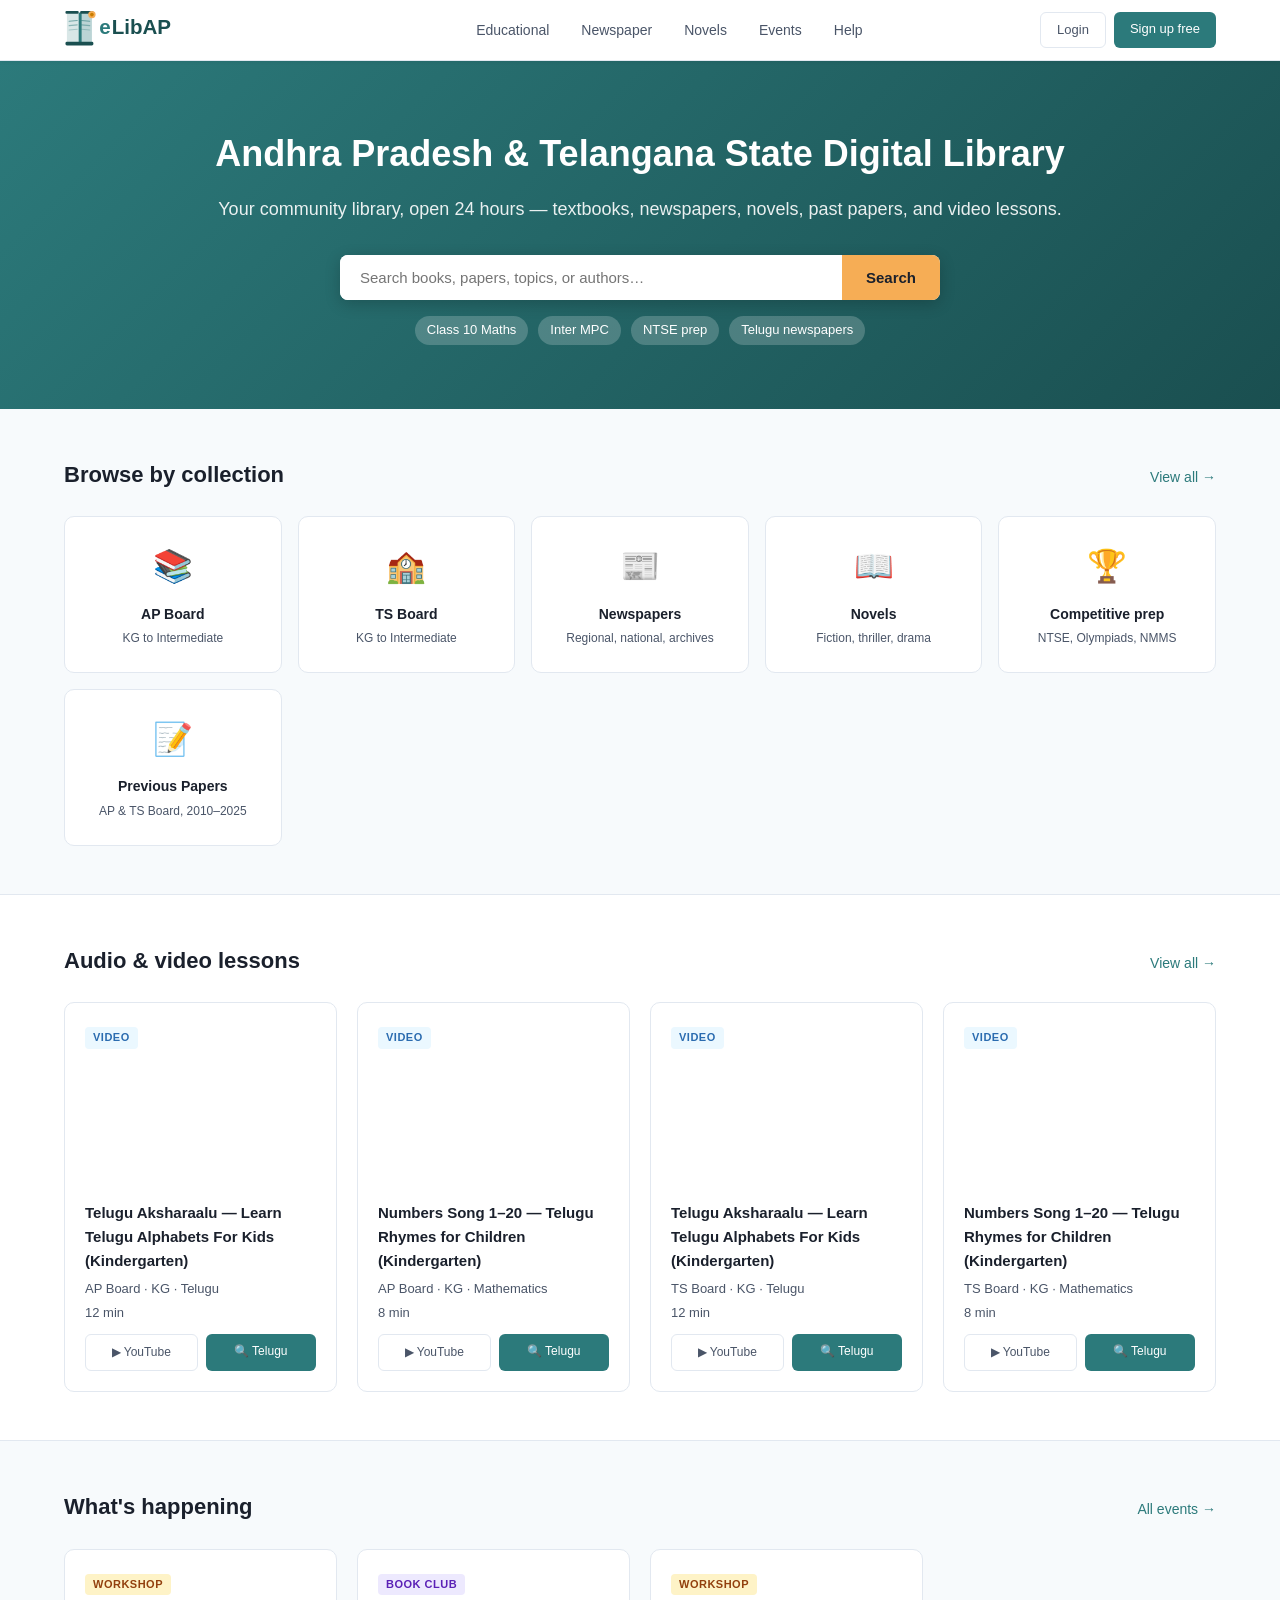
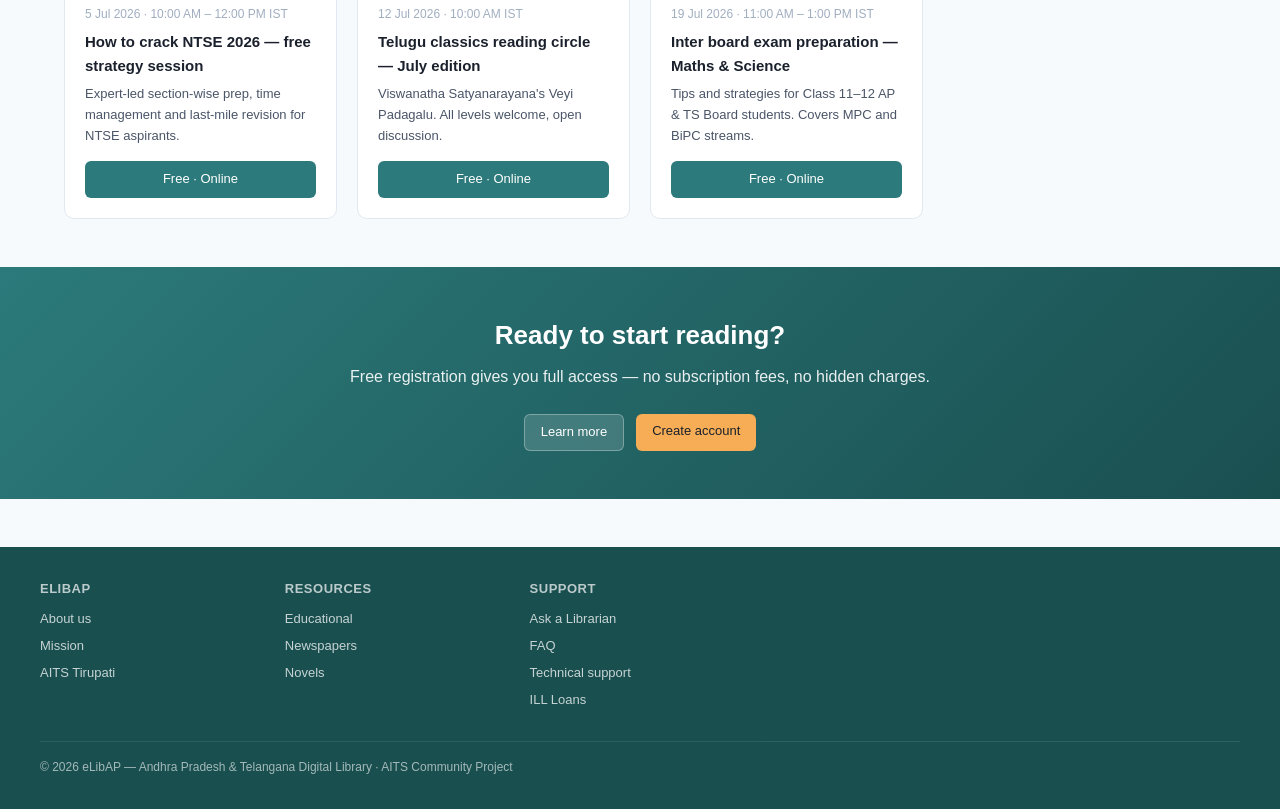
<file: index.html>
<!DOCTYPE html>
<html lang="en">
<head>
  <meta charset="UTF-8">
  <meta name="viewport" content="width=device-width, initial-scale=1.0">
  <title>eLibAP</title>
  <link rel="stylesheet" href="css/styles.css">
</head>
<body>

<!-- NAV -->
<nav>
  <div class="nav-inner">
    <a href="index.html" class="nav-logo"><img src="css/logo.svg" alt="eLibAP" style="height:44px;width:auto;display:block;"></a>
    <button class="nav-toggle" onclick="toggleMobileNav()" aria-label="Toggle menu">☰</button>
    <div class="nav-links">
      <a href="educational.html">Educational</a>
      <a href="newspaper.html">Newspaper</a>
      <a href="novels.html">Novels</a>
      <a href="events.html">Events</a>
      <a href="help.html">Help</a>
    </div>
    <div class="nav-auth">
      <a href="#" class="btn-ghost">Login</a>
      <a href="#" class="btn-primary">Sign up free</a>
    </div>
  </div>
</nav>

<!-- HERO -->
<section class="hero">
  <h1>Andhra Pradesh &amp; Telangana State Digital Library</h1>
  <p>Your community library, open 24 hours — textbooks, newspapers, novels, past papers, and video lessons.</p>
  <div class="search-bar">
    <input type="text" id="heroSearch" placeholder="Search books, papers, topics, or authors…">
    <button onclick="doSearch()">Search</button>
  </div>
  <div style="margin-top:16px; display:flex; gap:10px; justify-content:center; flex-wrap:wrap;">
    <span style="background:rgba(255,255,255,0.2);padding:4px 12px;border-radius:20px;font-size:13px;cursor:pointer" onclick="setSearch('Class 10 Maths')">Class 10 Maths</span>
    <span style="background:rgba(255,255,255,0.2);padding:4px 12px;border-radius:20px;font-size:13px;cursor:pointer" onclick="setSearch('Inter MPC')">Inter MPC</span>
    <span style="background:rgba(255,255,255,0.2);padding:4px 12px;border-radius:20px;font-size:13px;cursor:pointer" onclick="setSearch('NTSE prep')">NTSE prep</span>
    <span style="background:rgba(255,255,255,0.2);padding:4px 12px;border-radius:20px;font-size:13px;cursor:pointer" onclick="setSearch('Telugu newspapers')">Telugu newspapers</span>
  </div>
</section>

<!-- BROWSE BY COLLECTION -->
<div class="section">
  <div class="section-header">
    <h2>Browse by collection</h2>
    <a href="educational.html">View all →</a>
  </div>
  <div class="tile-grid">
    <a href="educational.html?board=ap" class="tile">
      <div class="tile-icon">📚</div>
      <h3>AP Board</h3>
      <p>KG to Intermediate</p>
    </a>
    <a href="educational.html?board=ts" class="tile">
      <div class="tile-icon">🏫</div>
      <h3>TS Board</h3>
      <p>KG to Intermediate</p>
    </a>
    <a href="newspaper.html" class="tile">
      <div class="tile-icon">📰</div>
      <h3>Newspapers</h3>
      <p>Regional, national, archives</p>
    </a>
    <a href="novels.html" class="tile">
      <div class="tile-icon">📖</div>
      <h3>Novels</h3>
      <p>Fiction, thriller, drama</p>
    </a>
    <a href="educational.html?type=competitive" class="tile">
      <div class="tile-icon">🏆</div>
      <h3>Competitive prep</h3>
      <p>NTSE, Olympiads, NMMS</p>
    </a>
    <a href="educational.html?type=papers" class="tile">
      <div class="tile-icon">📝</div>
      <h3>Previous Papers</h3>
      <p>AP & TS Board, 2010–2025</p>
    </a>
  </div>
</div>

<!-- VIDEO LESSONS -->
<div style="background:white; border-top:1px solid var(--border); border-bottom:1px solid var(--border);">
  <div class="section">
    <div class="section-header">
      <h2>Audio &amp; video lessons</h2>
      <a href="educational.html">View all →</a>
    </div>
    <div id="videoGrid" class="card-grid">
      <div class="loading">Loading videos…</div>
    </div>
  </div>
</div>

<!-- EVENTS -->
<div class="section">
  <div class="section-header">
    <h2>What's happening</h2>
    <a href="events.html">All events →</a>
  </div>
  <div id="eventsGrid" class="card-grid">
    <div class="loading">Loading events…</div>
  </div>
</div>

<!-- CTA -->
<div style="background:linear-gradient(135deg,var(--teal-600),var(--teal-800));color:white;text-align:center;padding:48px 24px;">
  <h2 style="font-size:26px;margin-bottom:8px;">Ready to start reading?</h2>
  <p style="opacity:0.9;margin-bottom:24px;">Free registration gives you full access — no subscription fees, no hidden charges.</p>
  <div style="display:flex;gap:12px;justify-content:center;">
    <a href="#" class="btn-ghost" style="background:rgba(255,255,255,0.15);color:white;border-color:rgba(255,255,255,0.3);">Learn more</a>
    <a href="#" onclick="openSignup();return false;" class="btn-primary" style="background:var(--amber-400);color:var(--text-dark);">Create account</a>
  </div>
</div>

<!-- FOOTER -->
<footer>
  <div class="footer-inner">
    <div class="footer-grid">
      <div class="footer-col">
        <h4>eLibAP</h4>
        <a href="#">About us</a>
        <a href="#">Mission</a>
        <a href="#">AITS Tirupati</a>
      </div>
      <div class="footer-col">
        <h4>Resources</h4>
        <a href="educational.html">Educational</a>
        <a href="newspaper.html">Newspapers</a>
        <a href="novels.html">Novels</a>
      </div>
      <div class="footer-col">
        <h4>Support</h4>
        <a href="#">Ask a Librarian</a>
        <a href="#">FAQ</a>
        <a href="#">Technical support</a>
        <a href="#">ILL Loans</a>
      </div>
    </div>
    <div class="footer-bottom">© 2026 eLibAP — Andhra Pradesh &amp; Telangana Digital Library · AITS Community Project</div>
  </div>
</footer>

<script>
  const API = 'data';

  function setSearch(val) {
    document.getElementById('heroSearch').value = val;
  }
  function doSearch() {
    const q = document.getElementById('heroSearch').value.trim();
    if (q) window.location.href = `novels.html?q=${encodeURIComponent(q)}`;
  }
  document.getElementById('heroSearch').addEventListener('keydown', e => { if (e.key === 'Enter') doSearch(); });

  // Load videos (show first 4)
  fetch(`${API}/videos.json`)
    .then(r => r.json())
    .then(data => {
      const grid = document.getElementById('videoGrid');
      grid.innerHTML = '';
      data.slice(0, 4).forEach(v => {
        grid.innerHTML += `
          <div class="card">
            <span class="card-badge badge-free">VIDEO</span>
            <div class="video-wrapper" style="margin-bottom:12px;">
              <iframe src="https://www.youtube-nocookie.com/embed/${v.youtubeId}?rel=0&modestbranding=1" allowfullscreen loading="lazy"></iframe>
            </div>
            <h3>${v.title}</h3>
            <p>${v.board} · ${v.class} · ${v.subject}</p>
            <p style="margin-top:4px;">${v.duration}</p>
            <div class="card-actions" style="margin-top:10px;">
              <a href="https://www.youtube.com/watch?v=${v.youtubeId}" target="_blank" class="btn-card-ghost" style="text-decoration:none;font-size:12px;">▶ YouTube</a>
              <a href="https://www.youtube.com/results?search_query=${encodeURIComponent(v.teluguSearch||v.title+' Telugu')}" target="_blank" class="btn-card-primary" style="font-size:12px;text-decoration:none;">🔍 Telugu</a>
            </div>
          </div>`;
      });
    })
    .catch(() => {
      document.getElementById('videoGrid').innerHTML = '<p style="color:var(--text-mid);padding:16px;">Failed to load videos. Please refresh the page.</p>';
    });

  // Load events (show first 3)
  fetch(`${API}/events.json`)
    .then(r => r.json())
    .then(data => {
      const grid = document.getElementById('eventsGrid');
      grid.innerHTML = '';
      data.slice(0, 3).forEach(ev => {
        const badgeClass = { WORKSHOP: 'badge-workshop', 'BOOK CLUB': 'badge-bookclub', PODCAST: 'badge-podcast', NOTICE: 'badge-notice' }[ev.type] || 'badge-new';
        grid.innerHTML += `
          <div class="card">
            <span class="card-badge ${badgeClass}">${ev.type}</span>
            <p style="font-size:12px;color:var(--text-light);margin-bottom:6px;">${ev.displayDate} · ${ev.time}</p>
            <h3>${ev.title}</h3>
            <p style="margin-top:6px;">${ev.description}</p>
            <div class="card-actions">
              <a href="events.html" class="btn-card-primary">${ev.isFree ? 'Free · ' : ''}${ev.mode}</a>
            </div>
          </div>`;
      });
    })
    .catch(() => {
      document.getElementById('eventsGrid').innerHTML = '<p style="color:var(--text-mid);padding:16px;">Failed to load events. Please refresh the page.</p>';
    });
</script>
<script src="js/auth.js"></script>
</body>
</html>
</file>
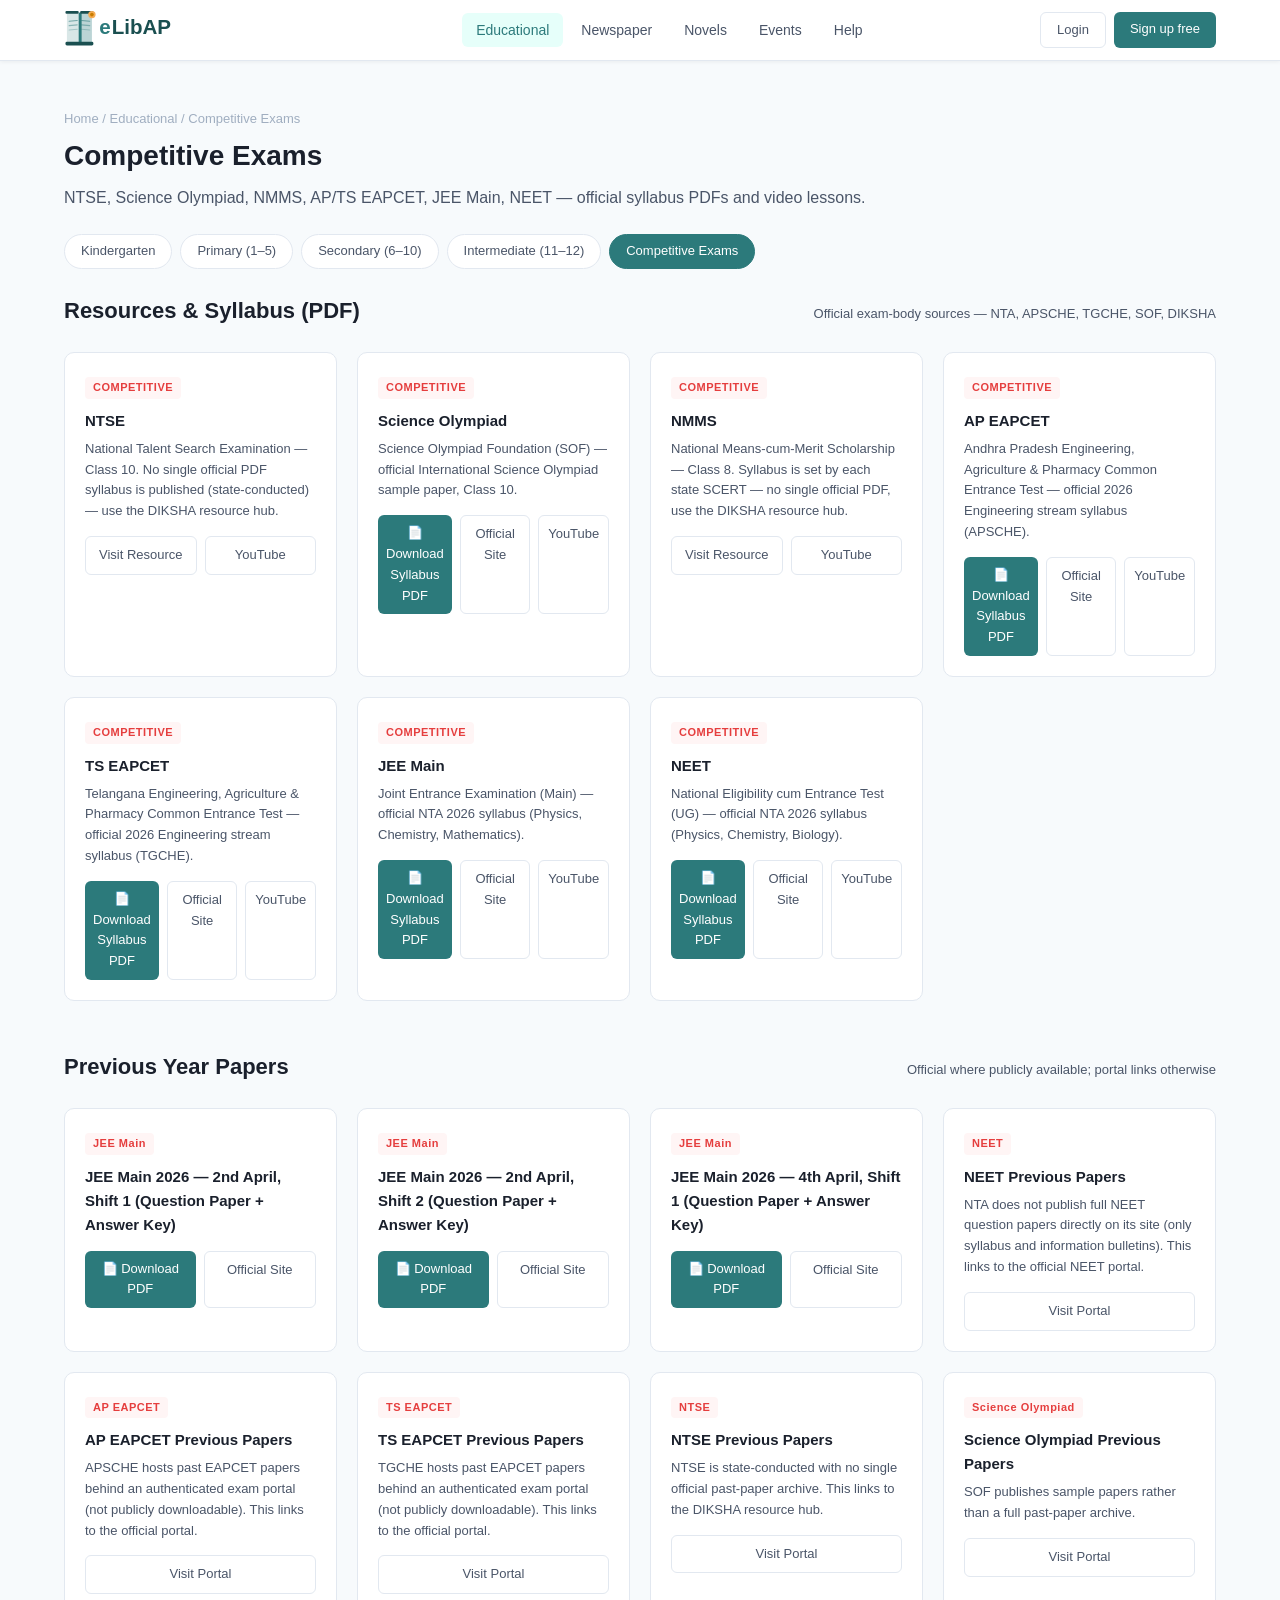
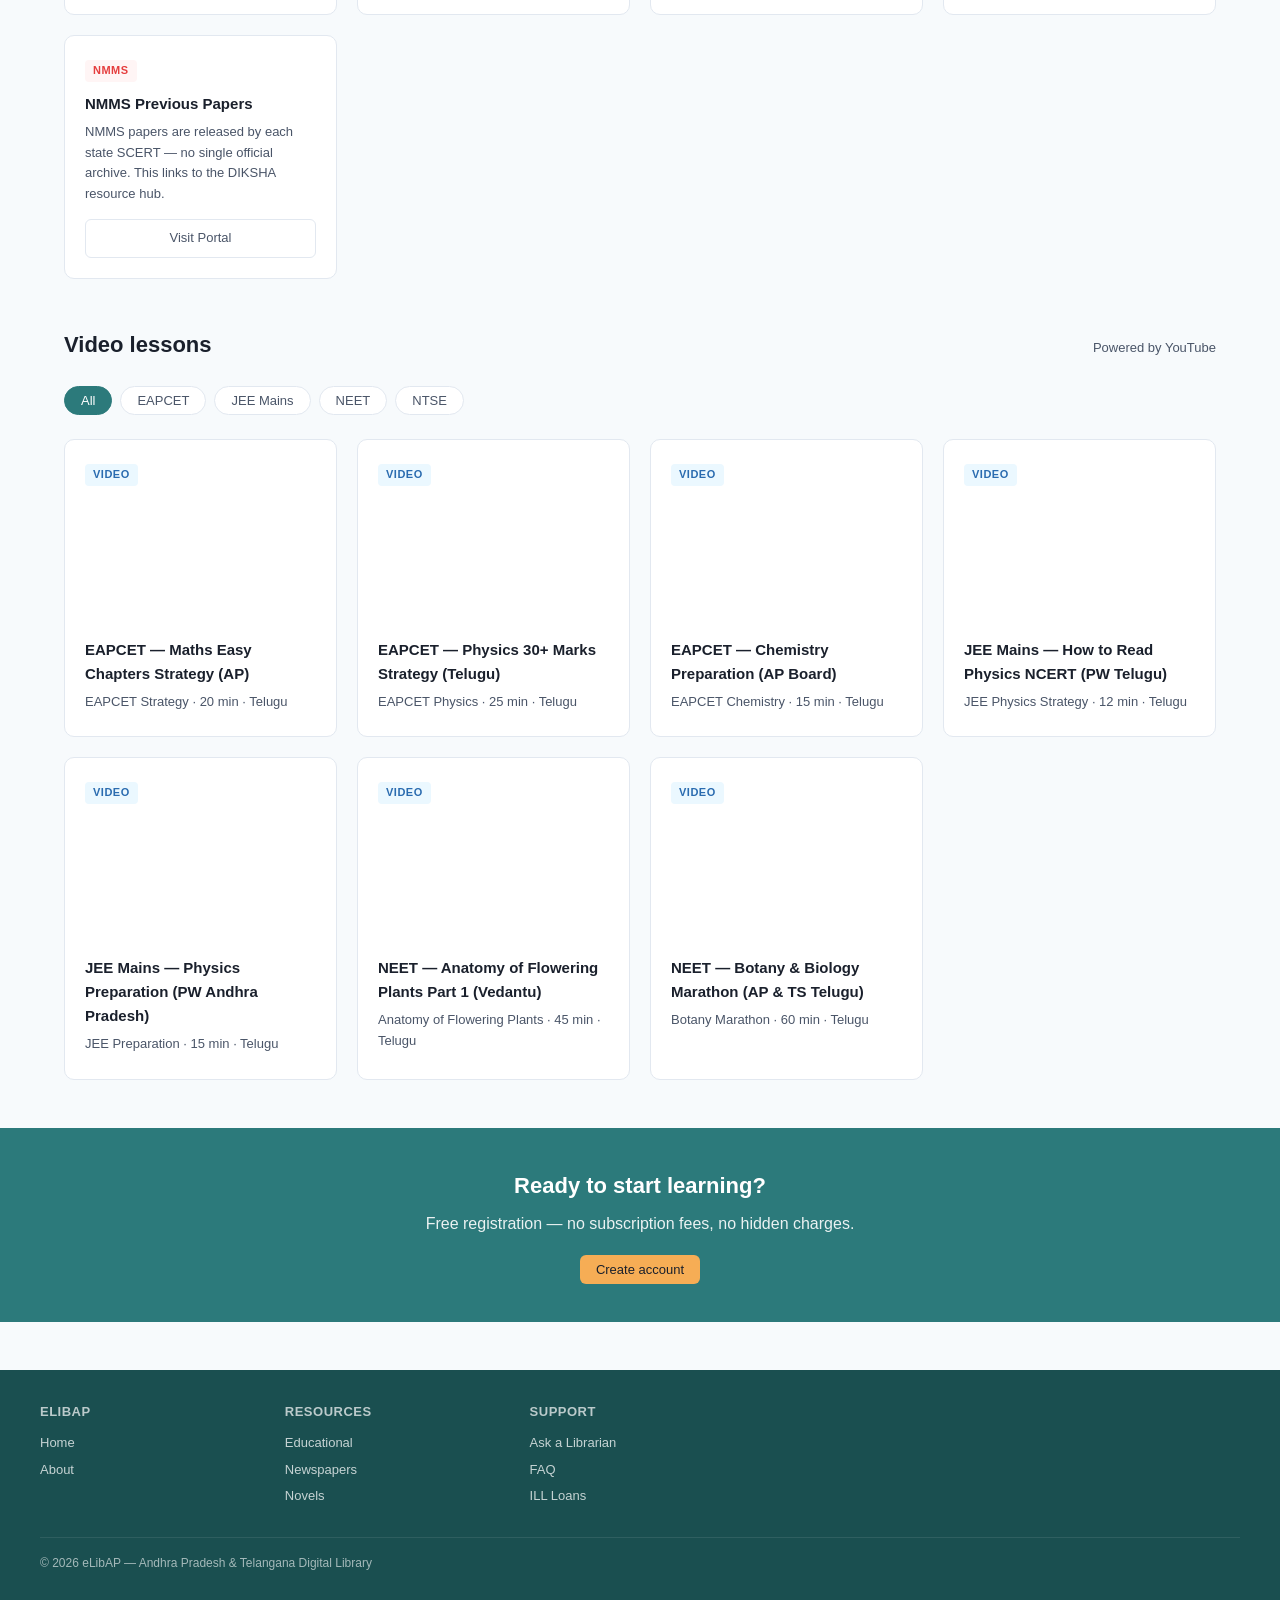
<file: competitive.html>
<!DOCTYPE html>
<html lang="en">
<head>
  <meta charset="UTF-8">
  <meta name="viewport" content="width=device-width, initial-scale=1.0">
  <title>Competitive Exams — eLibAP</title>
  <link rel="stylesheet" href="css/styles.css">
</head>
<body>

<nav>
  <div class="nav-inner">
    <a href="index.html" class="nav-logo"><img src="css/logo.svg" alt="eLibAP" style="height:44px;width:auto;display:block;"></a>
    <button class="nav-toggle" onclick="toggleMobileNav()" aria-label="Toggle menu">☰</button>
    <div class="nav-links">
      <a href="educational.html" class="active">Educational</a>
      <a href="newspaper.html">Newspaper</a>
      <a href="novels.html">Novels</a>
      <a href="events.html">Events</a>
      <a href="help.html">Help</a>
    </div>
    <div class="nav-auth">
      <a href="#" class="btn-ghost">Login</a>
      <a href="#" class="btn-primary">Sign up free</a>
    </div>
  </div>
</nav>

<div class="section">
  <p style="font-size:13px;color:var(--text-light);margin-bottom:4px;">
    <a href="index.html" style="color:var(--text-light);text-decoration:none;">Home</a> /
    <a href="educational.html" style="color:var(--text-light);text-decoration:none;">Educational</a> / Competitive Exams
  </p>
  <h1 style="font-size:28px;font-weight:bold;margin-bottom:6px;">Competitive Exams</h1>
  <p style="color:var(--text-mid);margin-bottom:24px;">NTSE, Science Olympiad, NMMS, AP/TS EAPCET, JEE Main, NEET — official syllabus PDFs and video lessons.</p>

  <!-- Stage sub-nav -->
  <div class="filter-tabs">
    <a href="kindergarten.html" class="filter-tab">Kindergarten</a>
    <a href="primary.html" class="filter-tab">Primary (1–5)</a>
    <a href="secondary.html" class="filter-tab">Secondary (6–10)</a>
    <a href="intermediate.html" class="filter-tab">Intermediate (11–12)</a>
    <a href="competitive.html" class="filter-tab active">Competitive Exams</a>
  </div>

  <!-- Resources & Syllabus -->
  <div class="section-header">
    <h2>Resources &amp; Syllabus (PDF)</h2>
    <span style="font-size:13px;color:var(--text-mid);">Official exam-body sources — NTA, APSCHE, TGCHE, SOF, DIKSHA</span>
  </div>
  <div id="resourceGrid" class="card-grid" style="margin-bottom:48px;">
    <div class="loading">Loading…</div>
  </div>

  <!-- Previous Year Papers -->
  <div class="section-header">
    <h2>Previous Year Papers</h2>
    <span style="font-size:13px;color:var(--text-mid);">Official where publicly available; portal links otherwise</span>
  </div>
  <div id="papersGrid" class="card-grid" style="margin-bottom:48px;">
    <div class="loading">Loading papers…</div>
  </div>

  <!-- Video lessons -->
  <div class="section-header">
    <h2>Video lessons</h2>
    <span style="font-size:13px;color:var(--text-mid);">Powered by YouTube</span>
  </div>

  <div class="filter-tabs" id="videoTabs">
    <button class="filter-tab active" data-filter="all">All</button>
    <button class="filter-tab" data-filter="EAPCET">EAPCET</button>
    <button class="filter-tab" data-filter="JEE">JEE Mains</button>
    <button class="filter-tab" data-filter="NEET">NEET</button>
    <button class="filter-tab" data-filter="NTSE">NTSE</button>
  </div>

  <div id="videoGrid" class="card-grid">
    <div class="loading">Loading videos…</div>
  </div>
</div>

<!-- CTA -->
<div style="background:var(--teal-600);color:white;text-align:center;padding:40px 24px;">
  <h2 style="font-size:22px;margin-bottom:8px;">Ready to start learning?</h2>
  <p style="opacity:0.9;margin-bottom:20px;">Free registration — no subscription fees, no hidden charges.</p>
  <a href="#" onclick="openSignup();return false;" class="btn-primary" style="background:var(--amber-400);color:var(--text-dark);">Create account</a>
</div>

<footer>
  <div class="footer-inner">
    <div class="footer-grid">
      <div class="footer-col"><h4>eLibAP</h4><a href="index.html">Home</a><a href="#">About</a></div>
      <div class="footer-col"><h4>Resources</h4><a href="educational.html">Educational</a><a href="newspaper.html">Newspapers</a><a href="novels.html">Novels</a></div>
      <div class="footer-col"><h4>Support</h4><a href="#">Ask a Librarian</a><a href="#">FAQ</a><a href="#">ILL Loans</a></div>
    </div>
    <div class="footer-bottom">© 2026 eLibAP — Andhra Pradesh &amp; Telangana Digital Library</div>
  </div>
</footer>

<script>
  const API = 'data';
  let allVideos = [];

  function renderResources(list) {
    const grid = document.getElementById('resourceGrid');
    if (!list.length) { grid.innerHTML = '<p style="color:var(--text-mid);padding:16px;">No resources found.</p>'; return; }
    grid.innerHTML = list.map(c => `
      <div class="card">
        <span class="card-badge badge-hot">COMPETITIVE</span>
        <h3>${c.name}</h3>
        <p>${c.description}</p>
        <div class="card-actions">
          ${c.pdfUrl ? `<a href="${c.pdfUrl}" target="_blank" class="btn-card-primary">📄 Download Syllabus PDF</a>` : ''}
          <a href="${c.resourceUrl}" target="_blank" class="btn-card-ghost">${c.pdfUrl ? 'Official Site' : 'Visit Resource'}</a>
          <a href="${c.youtubePlaylist}" target="_blank" class="btn-card-ghost">YouTube</a>
        </div>
      </div>`).join('');
  }

  function renderPreviousPapers(list) {
    const grid = document.getElementById('papersGrid');
    if (!list.length) { grid.innerHTML = '<p style="color:var(--text-mid);padding:16px;">No papers found.</p>'; return; }
    grid.innerHTML = list.map(p => `
      <div class="card">
        <span class="card-badge badge-hot">${p.exam}</span>
        <h3>${p.title}</h3>
        ${p.description ? `<p>${p.description}</p>` : ''}
        <div class="card-actions">
          ${p.pdfUrl ? `<a href="${p.pdfUrl}" target="_blank" class="btn-card-primary">📄 Download PDF</a>` : ''}
          <a href="${p.readUrl}" target="_blank" class="btn-card-ghost">${p.pdfUrl ? 'Official Site' : 'Visit Portal'}</a>
        </div>
      </div>`).join('');
  }

  function renderVideos(filter) {
    const grid = document.getElementById('videoGrid');
    const competitive = allVideos.filter(v => v.board === 'Competitive');
    const filtered = filter === 'all' ? competitive : competitive.filter(v => v.title.toUpperCase().includes(filter));
    if (!filtered.length) { grid.innerHTML = '<p style="color:var(--text-mid);padding:16px;">No videos found.</p>'; return; }
    grid.innerHTML = filtered.map(v => `
      <div class="card">
        <span class="card-badge badge-free">VIDEO</span>
        <div class="video-wrapper" style="margin-bottom:12px;">
          <iframe src="https://www.youtube-nocookie.com/embed/${v.youtubeId}?rel=0&modestbranding=1" allowfullscreen loading="lazy"></iframe>
        </div>
        <h3>${v.title}</h3>
        <p>${v.chapter} · ${v.duration} · ${v.language}</p>
      </div>`).join('');
  }

  document.getElementById('videoTabs').addEventListener('click', e => {
    if (!e.target.matches('.filter-tab')) return;
    document.querySelectorAll('#videoTabs .filter-tab').forEach(t => t.classList.remove('active'));
    e.target.classList.add('active');
    renderVideos(e.target.dataset.filter);
  });

  fetch(`${API}/educational.json`)
    .then(r => r.json())
    .then(data => {
      renderResources(data.competitive);
      renderPreviousPapers(data.previousPapers.competitive);
    })
    .catch(() => {
      document.getElementById('resourceGrid').innerHTML = '<p style="color:var(--text-mid);padding:16px;">Failed to load content. Please refresh the page.</p>';
      document.getElementById('papersGrid').innerHTML = '<p style="color:var(--text-mid);padding:16px;">Failed to load content. Please refresh the page.</p>';
    });

  fetch(`${API}/videos.json`)
    .then(r => r.json())
    .then(data => { allVideos = data; renderVideos('all'); })
    .catch(() => { document.getElementById('videoGrid').innerHTML = '<p style="color:var(--text-mid);padding:16px;">Failed to load videos. Please refresh the page.</p>'; });
</script>
<script src="js/auth.js"></script>
</body>
</html>
</file>
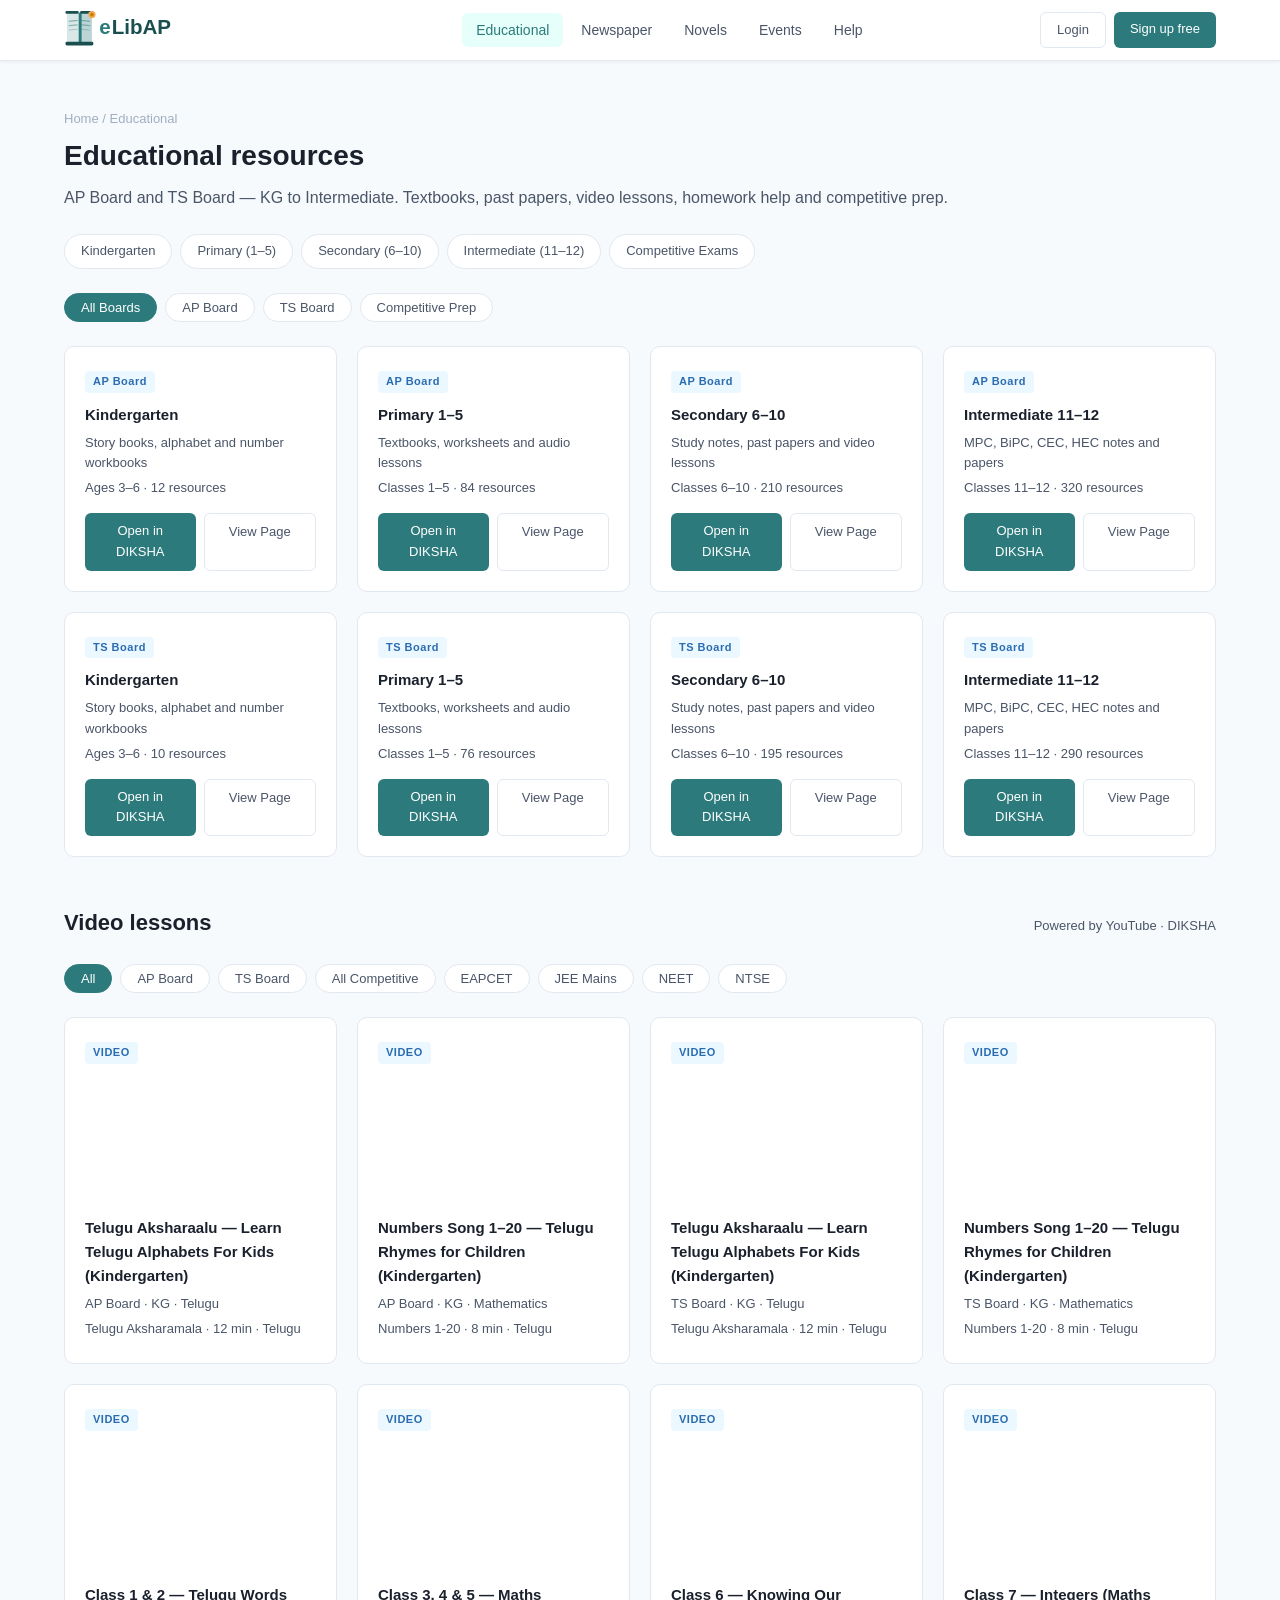
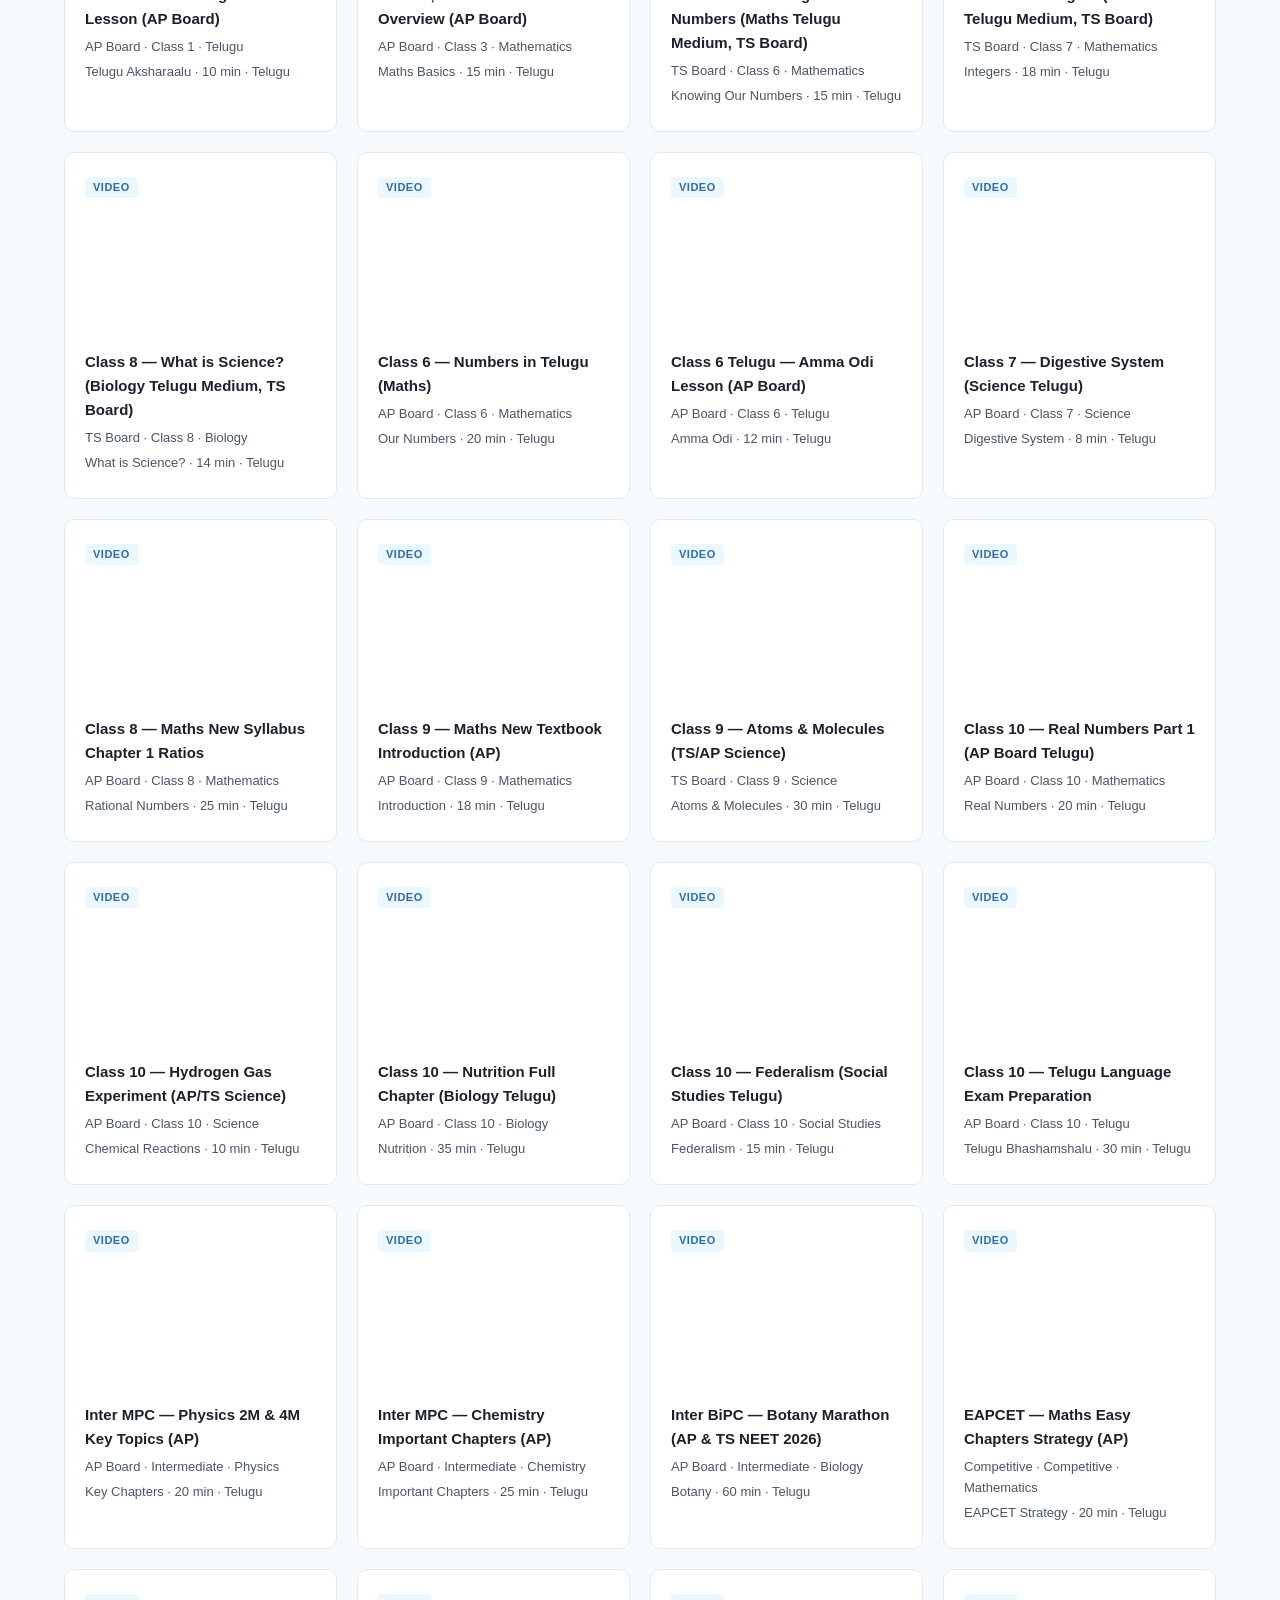
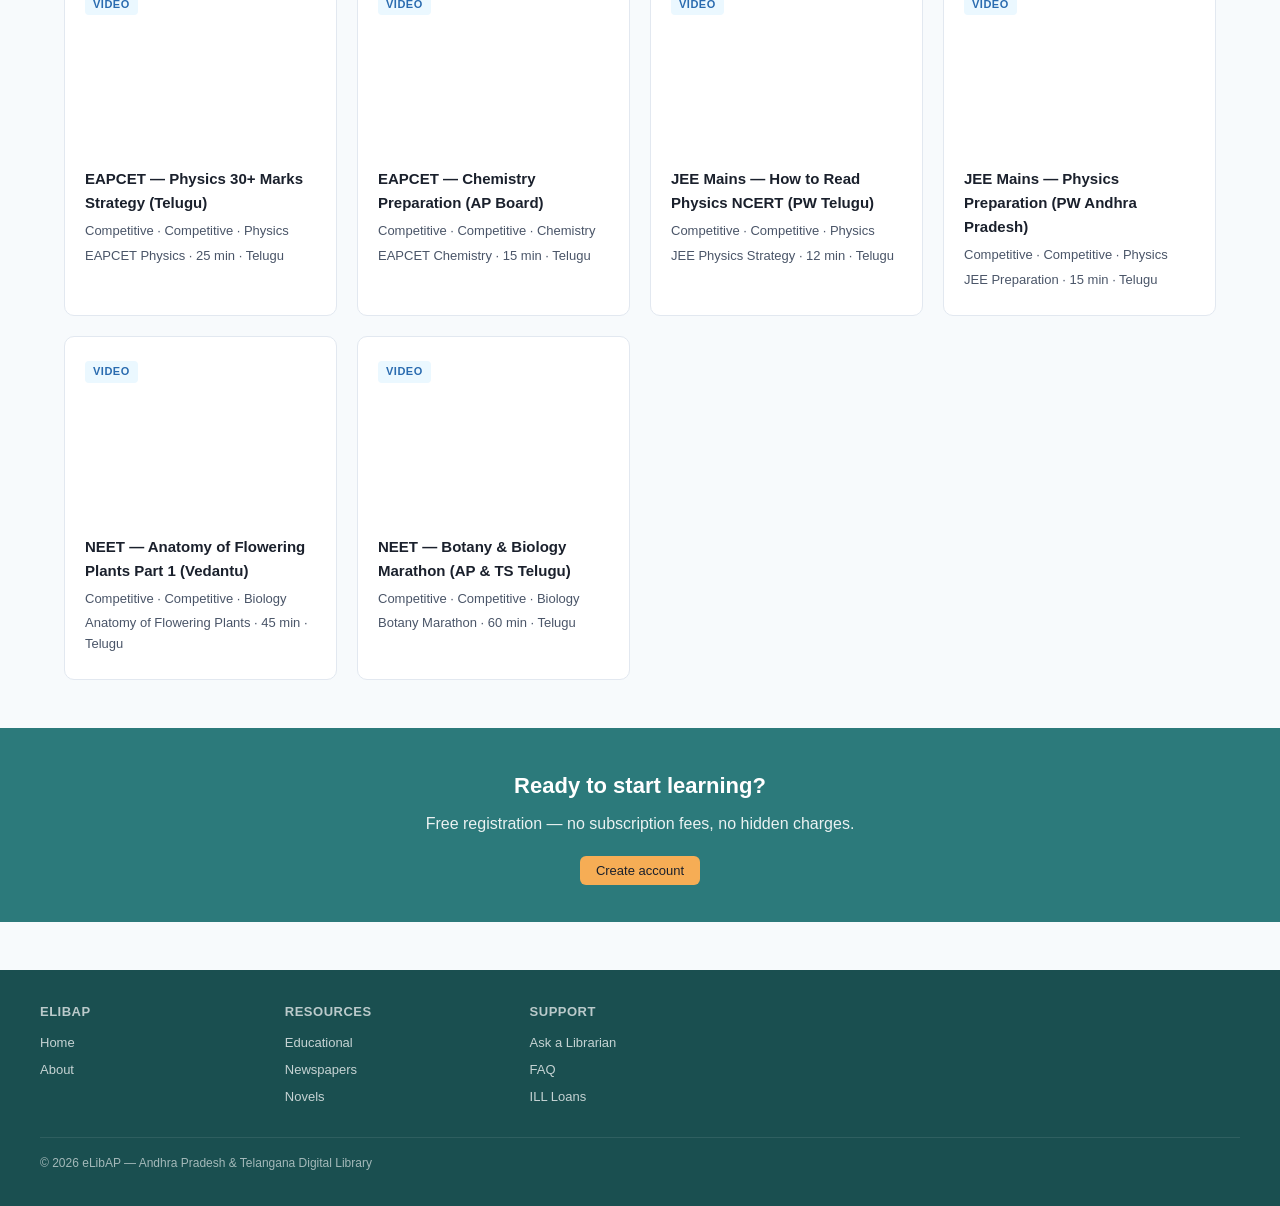
<file: educational.html>
<!DOCTYPE html>
<html lang="en">
<head>
  <meta charset="UTF-8">
  <meta name="viewport" content="width=device-width, initial-scale=1.0">
  <title>Educational — eLibAP</title>
  <link rel="stylesheet" href="css/styles.css">
</head>
<body>

<nav>
  <div class="nav-inner">
    <a href="index.html" class="nav-logo"><img src="css/logo.svg" alt="eLibAP" style="height:44px;width:auto;display:block;"></a>
    <button class="nav-toggle" onclick="toggleMobileNav()" aria-label="Toggle menu">☰</button>
    <div class="nav-links">
      <a href="educational.html" class="active">Educational</a>
      <a href="newspaper.html">Newspaper</a>
      <a href="novels.html">Novels</a>
      <a href="events.html">Events</a>
      <a href="help.html">Help</a>
    </div>
    <div class="nav-auth">
      <a href="#" class="btn-ghost">Login</a>
      <a href="#" class="btn-primary">Sign up free</a>
    </div>
  </div>
</nav>

<div class="section">
  <p style="font-size:13px;color:var(--text-light);margin-bottom:4px;">
    <a href="index.html" style="color:var(--text-light);text-decoration:none;">Home</a> / Educational
  </p>
  <h1 style="font-size:28px;font-weight:bold;margin-bottom:6px;">Educational resources</h1>
  <p style="color:var(--text-mid);margin-bottom:24px;">AP Board and TS Board — KG to Intermediate. Textbooks, past papers, video lessons, homework help and competitive prep.</p>

  <!-- Stage sub-nav -->
  <div class="filter-tabs">
    <a href="kindergarten.html" class="filter-tab">Kindergarten</a>
    <a href="primary.html" class="filter-tab">Primary (1–5)</a>
    <a href="secondary.html" class="filter-tab">Secondary (6–10)</a>
    <a href="intermediate.html" class="filter-tab">Intermediate (11–12)</a>
    <a href="competitive.html" class="filter-tab">Competitive Exams</a>
  </div>

  <!-- Board tabs -->
  <div class="filter-tabs" id="boardTabs">
    <button class="filter-tab active" data-board="all">All Boards</button>
    <button class="filter-tab" data-board="ap">AP Board</button>
    <button class="filter-tab" data-board="ts">TS Board</button>
    <button class="filter-tab" data-board="competitive">Competitive Prep</button>
  </div>

  <!-- Board stages -->
  <div id="stagesGrid" class="card-grid" style="margin-bottom:48px;">
    <div class="loading">Loading…</div>
  </div>

  <!-- Video lessons -->
  <div class="section-header">
    <h2>Video lessons</h2>
    <span style="font-size:13px;color:var(--text-mid);">Powered by YouTube · DIKSHA</span>
  </div>

  <div class="filter-tabs" id="videoTabs">
    <button class="filter-tab active" data-filter="all">All</button>
    <button class="filter-tab" data-filter="AP Board">AP Board</button>
    <button class="filter-tab" data-filter="TS Board">TS Board</button>
    <button class="filter-tab" data-filter="Competitive">All Competitive</button>
    <button class="filter-tab" data-filter="EAPCET">EAPCET</button>
    <button class="filter-tab" data-filter="JEE">JEE Mains</button>
    <button class="filter-tab" data-filter="NEET">NEET</button>
    <button class="filter-tab" data-filter="NTSE">NTSE</button>
  </div>

  <div id="videoGrid" class="card-grid">
    <div class="loading">Loading videos…</div>
  </div>
</div>

<!-- CTA -->
<div style="background:var(--teal-600);color:white;text-align:center;padding:40px 24px;">
  <h2 style="font-size:22px;margin-bottom:8px;">Ready to start learning?</h2>
  <p style="opacity:0.9;margin-bottom:20px;">Free registration — no subscription fees, no hidden charges.</p>
  <a href="#" onclick="openSignup();return false;" class="btn-primary" style="background:var(--amber-400);color:var(--text-dark);">Create account</a>
</div>

<footer>
  <div class="footer-inner">
    <div class="footer-grid">
      <div class="footer-col"><h4>eLibAP</h4><a href="index.html">Home</a><a href="#">About</a></div>
      <div class="footer-col"><h4>Resources</h4><a href="educational.html">Educational</a><a href="newspaper.html">Newspapers</a><a href="novels.html">Novels</a></div>
      <div class="footer-col"><h4>Support</h4><a href="#">Ask a Librarian</a><a href="#">FAQ</a><a href="#">ILL Loans</a></div>
    </div>
    <div class="footer-bottom">© 2026 eLibAP — Andhra Pradesh &amp; Telangana Digital Library</div>
  </div>
</footer>

<script>
  const API = 'data';
  let allVideos = [];
  let eduData = null;

  const params = new URLSearchParams(window.location.search);
  const initBoard = params.get('board') || 'all';

  function renderStages(board) {
    const grid = document.getElementById('stagesGrid');
    if (!eduData) { grid.innerHTML = '<p style="color:var(--text-mid)">Failed to load data. Please refresh the page.</p>'; return; }

    if (board === 'competitive') {
      grid.innerHTML = eduData.competitive.map(c => `
        <div class="card">
          <span class="card-badge badge-hot">COMPETITIVE</span>
          <h3>${c.name}</h3>
          <p>${c.description}</p>
          <div class="card-actions">
            ${c.pdfUrl ? `<a href="${c.pdfUrl}" target="_blank" class="btn-card-primary">📄 Syllabus PDF</a>` : ''}
            <a href="${c.dikshaUrl || c.resourceUrl}" target="_blank" class="${c.pdfUrl ? 'btn-card-ghost' : 'btn-card-primary'}">${c.pdfUrl ? 'Official Site' : 'DIKSHA Resources'}</a>
            <a href="${c.youtubePlaylist}" target="_blank" class="btn-card-ghost">YouTube</a>
          </div>
        </div>`).join('');
      return;
    }

    const STAGE_PAGES = { kg: 'kindergarten.html', primary: 'primary.html', secondary: 'secondary.html', intermediate: 'intermediate.html' };
    let boards = board === 'all' ? eduData.boards : eduData.boards.filter(b => b.id === board);
    grid.innerHTML = boards.flatMap(b => b.stages.map(s => `
      <div class="card">
        <span class="card-badge badge-free">${b.name}</span>
        <h3>${s.name}</h3>
        <p>${s.description}</p>
        <p style="margin-top:4px;">${s.ageGroup} · ${s.resourceCount} resources</p>
        <div class="card-actions">
          <a href="${s.dikshaUrl}" target="_blank" class="btn-card-primary">Open in DIKSHA</a>
          ${STAGE_PAGES[s.id] ? `<a href="${STAGE_PAGES[s.id]}?board=${b.id}" class="btn-card-ghost">View Page</a>` : ''}
        </div>
      </div>`)).join('');
  }

  function renderVideos(filter) {
    const grid = document.getElementById('videoGrid');
    const filtered = filter === 'all' ? allVideos : filter === 'Competitive' ? allVideos.filter(v => v.board === 'Competitive') : ['EAPCET','JEE','NEET','NTSE'].includes(filter) ? allVideos.filter(v => v.title.toUpperCase().includes(filter)) : allVideos.filter(v => v.board === filter);
    if (!filtered.length) { grid.innerHTML = '<p style="color:var(--text-mid);padding:16px;">No videos found.</p>'; return; }
    grid.innerHTML = filtered.map(v => `
      <div class="card">
        <span class="card-badge badge-free">VIDEO</span>
        <div class="video-wrapper" style="margin-bottom:12px;">
          <iframe src="https://www.youtube-nocookie.com/embed/${v.youtubeId}?rel=0&modestbranding=1" allowfullscreen loading="lazy"></iframe>
        </div>
        <h3>${v.title}</h3>
        <p>${v.board} · ${v.class} · ${v.subject}</p>
        <p style="margin-top:4px;">${v.chapter} · ${v.duration} · ${v.language}</p>
      </div>`).join('');
  }

  // Board tab clicks
  document.getElementById('boardTabs').addEventListener('click', e => {
    if (!e.target.matches('.filter-tab')) return;
    document.querySelectorAll('#boardTabs .filter-tab').forEach(t => t.classList.remove('active'));
    e.target.classList.add('active');
    renderStages(e.target.dataset.board);
  });

  // Video filter tab clicks
  document.getElementById('videoTabs').addEventListener('click', e => {
    if (!e.target.matches('.filter-tab')) return;
    document.querySelectorAll('#videoTabs .filter-tab').forEach(t => t.classList.remove('active'));
    e.target.classList.add('active');
    renderVideos(e.target.dataset.filter);
  });

  // Load data
  fetch(`${API}/educational.json`)
    .then(r => r.json())
    .then(data => {
      eduData = data;
      // Activate initial board tab
      document.querySelectorAll('#boardTabs .filter-tab').forEach(t => {
        t.classList.toggle('active', t.dataset.board === initBoard);
      });
      renderStages(initBoard);
    })
    .catch(() => {
      document.getElementById('stagesGrid').innerHTML = '<p style="color:var(--text-mid);padding:16px;">Failed to load content. Please refresh the page.</p>';
    });

  fetch(`${API}/videos.json`)
    .then(r => r.json())
    .then(data => { allVideos = data; renderVideos('all'); })
    .catch(() => { document.getElementById('videoGrid').innerHTML = '<p style="color:var(--text-mid);padding:16px;">Failed to load videos. Please refresh the page.</p>'; });
</script>
<script src="js/auth.js"></script>
</body>
</html>
</file>
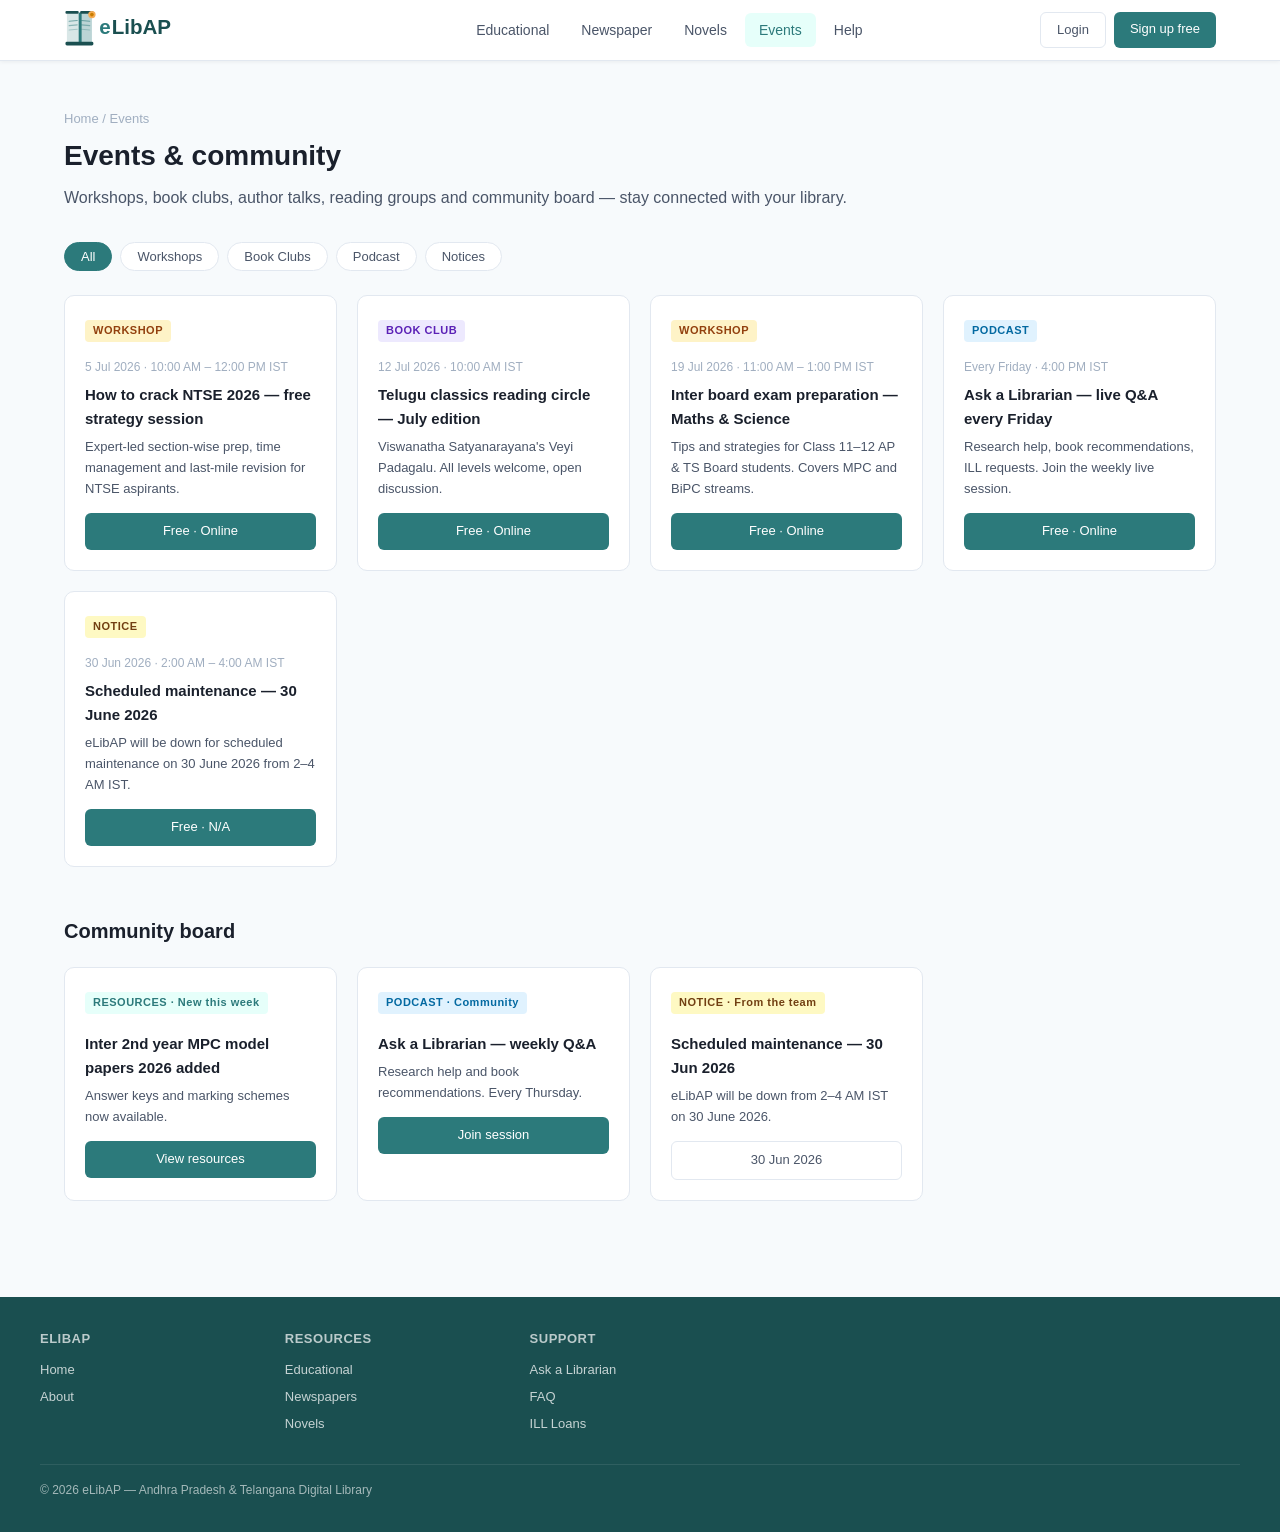
<file: events.html>
<!DOCTYPE html>
<html lang="en">
<head>
  <meta charset="UTF-8">
  <meta name="viewport" content="width=device-width, initial-scale=1.0">
  <title>Events — eLibAP</title>
  <link rel="stylesheet" href="css/styles.css">
</head>
<body>

<nav>
  <div class="nav-inner">
    <a href="index.html" class="nav-logo"><img src="css/logo.svg" alt="eLibAP" style="height:44px;width:auto;display:block;"></a>
    <button class="nav-toggle" onclick="toggleMobileNav()" aria-label="Toggle menu">☰</button>
    <div class="nav-links">
      <a href="educational.html">Educational</a>
      <a href="newspaper.html">Newspaper</a>
      <a href="novels.html">Novels</a>
      <a href="events.html" class="active">Events</a>
      <a href="help.html">Help</a>
    </div>
    <div class="nav-auth">
      <a href="#" class="btn-ghost">Login</a>
      <a href="#" class="btn-primary">Sign up free</a>
    </div>
  </div>
</nav>

<div class="section">
  <p style="font-size:13px;color:var(--text-light);margin-bottom:4px;">
    <a href="index.html" style="color:var(--text-light);text-decoration:none;">Home</a> / Events
  </p>
  <h1 style="font-size:28px;font-weight:bold;margin-bottom:6px;">Events &amp; community</h1>
  <p style="color:var(--text-mid);margin-bottom:32px;">Workshops, book clubs, author talks, reading groups and community board — stay connected with your library.</p>

  <div class="filter-tabs" id="eventTabs">
    <button class="filter-tab active" data-filter="all">All</button>
    <button class="filter-tab" data-filter="WORKSHOP">Workshops</button>
    <button class="filter-tab" data-filter="BOOK CLUB">Book Clubs</button>
    <button class="filter-tab" data-filter="PODCAST">Podcast</button>
    <button class="filter-tab" data-filter="NOTICE">Notices</button>
  </div>

  <div id="eventsGrid" class="card-grid">
    <div class="loading">Loading events…</div>
  </div>

  <!-- Community board -->
  <div style="margin-top:48px;">
    <h2 style="font-size:20px;font-weight:bold;margin-bottom:20px;">Community board</h2>
    <div class="card-grid">
      <div class="card">
        <span class="card-badge badge-new">RESOURCES · New this week</span>
        <h3 style="margin-top:8px;">Inter 2nd year MPC model papers 2026 added</h3>
        <p>Answer keys and marking schemes now available.</p>
        <div class="card-actions">
          <a href="educational.html" class="btn-card-primary">View resources</a>
        </div>
      </div>
      <div class="card">
        <span class="card-badge badge-podcast">PODCAST · Community</span>
        <h3 style="margin-top:8px;">Ask a Librarian — weekly Q&amp;A</h3>
        <p>Research help and book recommendations. Every Thursday.</p>
        <div class="card-actions">
          <a href="#" class="btn-card-primary">Join session</a>
        </div>
      </div>
      <div class="card">
        <span class="card-badge badge-notice">NOTICE · From the team</span>
        <h3 style="margin-top:8px;">Scheduled maintenance — 30 Jun 2026</h3>
        <p>eLibAP will be down from 2–4 AM IST on 30 June 2026.</p>
        <div class="card-actions">
          <span class="btn-card-ghost" style="text-align:center;padding:8px;display:block;">30 Jun 2026</span>
        </div>
      </div>
    </div>
  </div>
</div>

<footer>
  <div class="footer-inner">
    <div class="footer-grid">
      <div class="footer-col"><h4>eLibAP</h4><a href="index.html">Home</a><a href="#">About</a></div>
      <div class="footer-col"><h4>Resources</h4><a href="educational.html">Educational</a><a href="newspaper.html">Newspapers</a><a href="novels.html">Novels</a></div>
      <div class="footer-col"><h4>Support</h4><a href="#">Ask a Librarian</a><a href="#">FAQ</a><a href="#">ILL Loans</a></div>
    </div>
    <div class="footer-bottom">© 2026 eLibAP — Andhra Pradesh &amp; Telangana Digital Library</div>
  </div>
</footer>

<script>
  const API = 'data';
  let allEvents = [];

  const badgeMap = { WORKSHOP: 'badge-workshop', 'BOOK CLUB': 'badge-bookclub', PODCAST: 'badge-podcast', NOTICE: 'badge-notice' };

  function renderEvents(filter) {
    const grid = document.getElementById('eventsGrid');
    const filtered = filter === 'all' ? allEvents : allEvents.filter(e => e.type === filter);
    if (!filtered.length) { grid.innerHTML = '<p style="color:var(--text-mid);padding:16px;">No events found.</p>'; return; }
    grid.innerHTML = filtered.map(ev => `
      <div class="card">
        <span class="card-badge ${badgeMap[ev.type] || 'badge-new'}">${ev.type}</span>
        <p style="font-size:12px;color:var(--text-light);margin:6px 0;">${ev.displayDate} · ${ev.time}</p>
        <h3>${ev.title}</h3>
        <p style="margin-top:6px;">${ev.description}</p>
        <div class="card-actions">
          <span class="btn-card-primary" style="text-align:center;display:block;cursor:default;">${ev.isFree ? 'Free · ' : ''}${ev.mode}</span>
        </div>
      </div>`).join('');
  }

  document.getElementById('eventTabs').addEventListener('click', e => {
    if (!e.target.matches('.filter-tab')) return;
    document.querySelectorAll('#eventTabs .filter-tab').forEach(t => t.classList.remove('active'));
    e.target.classList.add('active');
    renderEvents(e.target.dataset.filter);
  });

  fetch(`${API}/events.json`)
    .then(r => r.json())
    .then(data => { allEvents = data; renderEvents('all'); })
    .catch(() => { document.getElementById('eventsGrid').innerHTML = '<p style="color:var(--text-mid);padding:16px;">Failed to load events. Please refresh the page.</p>'; });
</script>
<script src="js/auth.js"></script>
</body>
</html>
</file>
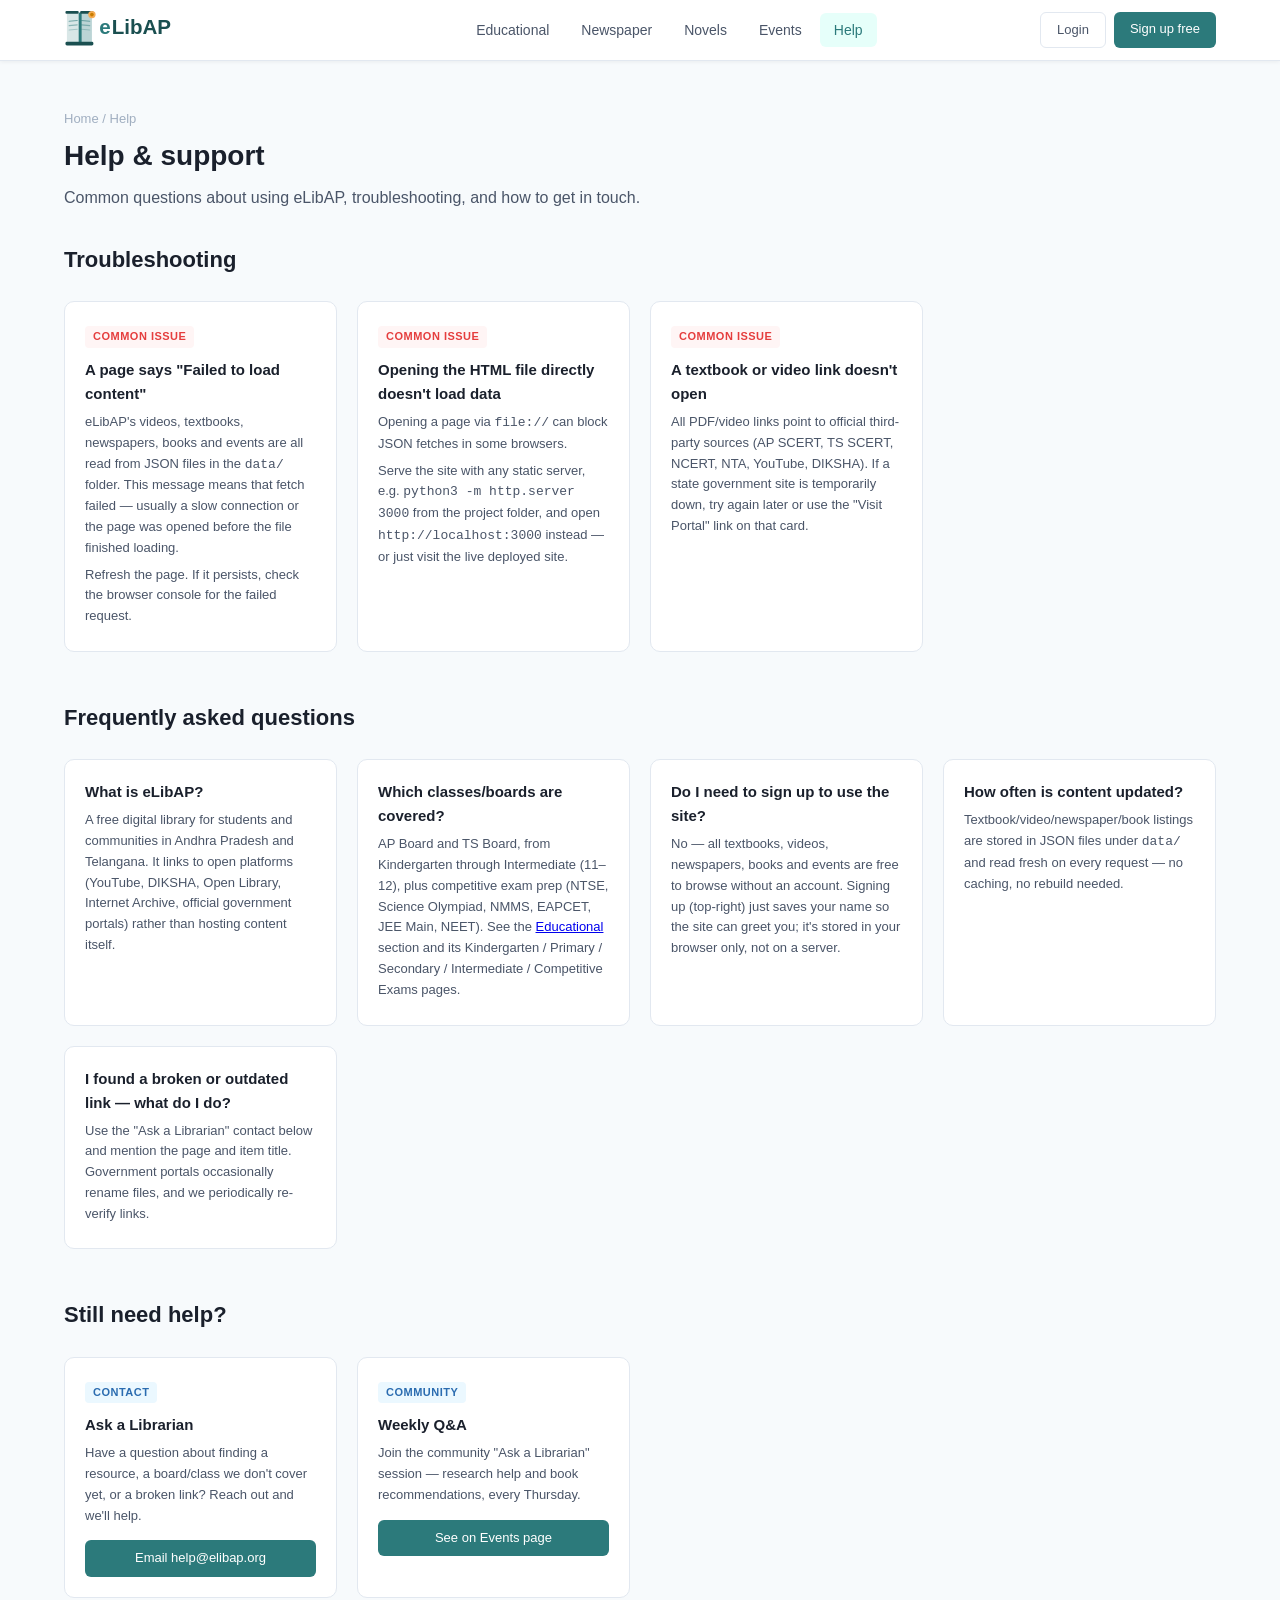
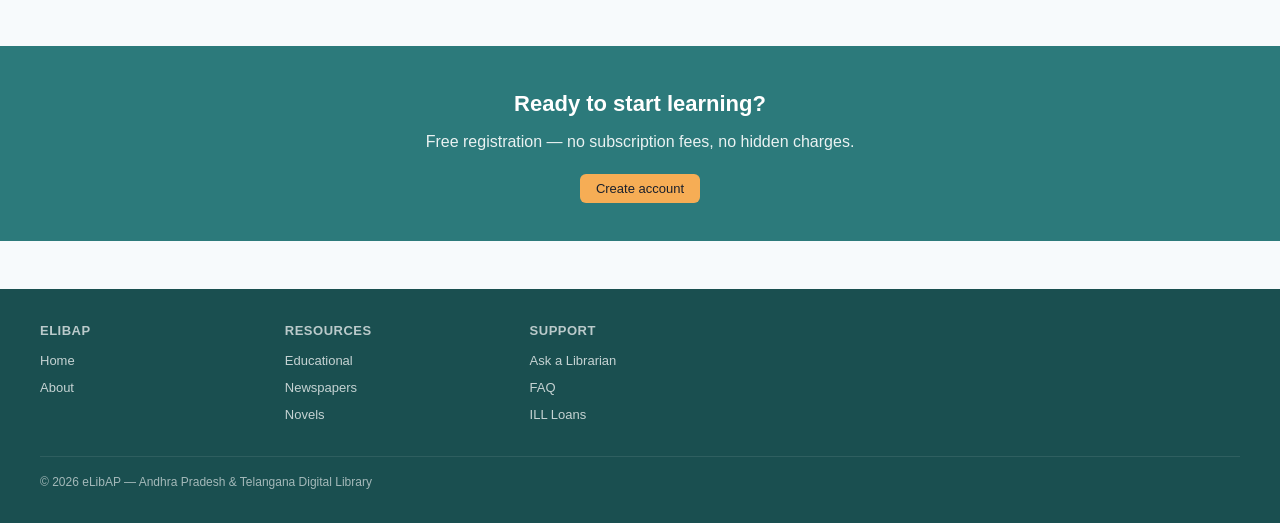
<file: help.html>
<!DOCTYPE html>
<html lang="en">
<head>
  <meta charset="UTF-8">
  <meta name="viewport" content="width=device-width, initial-scale=1.0">
  <title>Help — eLibAP</title>
  <link rel="stylesheet" href="css/styles.css">
</head>
<body>

<nav>
  <div class="nav-inner">
    <a href="index.html" class="nav-logo"><img src="css/logo.svg" alt="eLibAP" style="height:44px;width:auto;display:block;"></a>
    <button class="nav-toggle" onclick="toggleMobileNav()" aria-label="Toggle menu">☰</button>
    <div class="nav-links">
      <a href="educational.html">Educational</a>
      <a href="newspaper.html">Newspaper</a>
      <a href="novels.html">Novels</a>
      <a href="events.html">Events</a>
      <a href="help.html" class="active">Help</a>
    </div>
    <div class="nav-auth">
      <a href="#" class="btn-ghost">Login</a>
      <a href="#" class="btn-primary">Sign up free</a>
    </div>
  </div>
</nav>

<div class="section">
  <p style="font-size:13px;color:var(--text-light);margin-bottom:4px;">
    <a href="index.html" style="color:var(--text-light);text-decoration:none;">Home</a> / Help
  </p>
  <h1 style="font-size:28px;font-weight:bold;margin-bottom:6px;">Help &amp; support</h1>
  <p style="color:var(--text-mid);margin-bottom:32px;">Common questions about using eLibAP, troubleshooting, and how to get in touch.</p>

  <!-- Troubleshooting -->
  <div class="section-header">
    <h2>Troubleshooting</h2>
  </div>
  <div class="card-grid" style="margin-bottom:48px;">
    <div class="card">
      <span class="card-badge badge-hot">COMMON ISSUE</span>
      <h3>A page says "Failed to load content"</h3>
      <p>eLibAP's videos, textbooks, newspapers, books and events are all read from JSON files in the <code>data/</code> folder. This message means that fetch failed — usually a slow connection or the page was opened before the file finished loading.</p>
      <p style="margin-top:6px;">Refresh the page. If it persists, check the browser console for the failed request.</p>
    </div>
    <div class="card">
      <span class="card-badge badge-hot">COMMON ISSUE</span>
      <h3>Opening the HTML file directly doesn't load data</h3>
      <p>Opening a page via <code>file://</code> can block JSON fetches in some browsers.</p>
      <p style="margin-top:6px;">Serve the site with any static server, e.g. <code>python3 -m http.server 3000</code> from the project folder, and open <code>http://localhost:3000</code> instead — or just visit the live deployed site.</p>
    </div>
    <div class="card">
      <span class="card-badge badge-hot">COMMON ISSUE</span>
      <h3>A textbook or video link doesn't open</h3>
      <p>All PDF/video links point to official third-party sources (AP SCERT, TS SCERT, NCERT, NTA, YouTube, DIKSHA). If a state government site is temporarily down, try again later or use the "Visit Portal" link on that card.</p>
    </div>
  </div>

  <!-- FAQ -->
  <div class="section-header">
    <h2>Frequently asked questions</h2>
  </div>
  <div class="card-grid" style="margin-bottom:48px;">
    <div class="card">
      <h3>What is eLibAP?</h3>
      <p>A free digital library for students and communities in Andhra Pradesh and Telangana. It links to open platforms (YouTube, DIKSHA, Open Library, Internet Archive, official government portals) rather than hosting content itself.</p>
    </div>
    <div class="card">
      <h3>Which classes/boards are covered?</h3>
      <p>AP Board and TS Board, from Kindergarten through Intermediate (11–12), plus competitive exam prep (NTSE, Science Olympiad, NMMS, EAPCET, JEE Main, NEET). See the <a href="educational.html">Educational</a> section and its Kindergarten / Primary / Secondary / Intermediate / Competitive Exams pages.</p>
    </div>
    <div class="card">
      <h3>Do I need to sign up to use the site?</h3>
      <p>No — all textbooks, videos, newspapers, books and events are free to browse without an account. Signing up (top-right) just saves your name so the site can greet you; it's stored in your browser only, not on a server.</p>
    </div>
    <div class="card">
      <h3>How often is content updated?</h3>
      <p>Textbook/video/newspaper/book listings are stored in JSON files under <code>data/</code> and read fresh on every request — no caching, no rebuild needed.</p>
    </div>
    <div class="card">
      <h3>I found a broken or outdated link — what do I do?</h3>
      <p>Use the "Ask a Librarian" contact below and mention the page and item title. Government portals occasionally rename files, and we periodically re-verify links.</p>
    </div>
  </div>

  <!-- Contact -->
  <div class="section-header">
    <h2>Still need help?</h2>
  </div>
  <div class="card-grid">
    <div class="card">
      <span class="card-badge badge-free">CONTACT</span>
      <h3>Ask a Librarian</h3>
      <p>Have a question about finding a resource, a board/class we don't cover yet, or a broken link? Reach out and we'll help.</p>
      <div class="card-actions">
        <a href="mailto:help@elibap.org" class="btn-card-primary">Email help@elibap.org</a>
      </div>
    </div>
    <div class="card">
      <span class="card-badge badge-free">COMMUNITY</span>
      <h3>Weekly Q&amp;A</h3>
      <p>Join the community "Ask a Librarian" session — research help and book recommendations, every Thursday.</p>
      <div class="card-actions">
        <a href="events.html" class="btn-card-primary">See on Events page</a>
      </div>
    </div>
  </div>
</div>

<!-- CTA -->
<div style="background:var(--teal-600);color:white;text-align:center;padding:40px 24px;">
  <h2 style="font-size:22px;margin-bottom:8px;">Ready to start learning?</h2>
  <p style="opacity:0.9;margin-bottom:20px;">Free registration — no subscription fees, no hidden charges.</p>
  <a href="#" onclick="openSignup();return false;" class="btn-primary" style="background:var(--amber-400);color:var(--text-dark);">Create account</a>
</div>

<footer>
  <div class="footer-inner">
    <div class="footer-grid">
      <div class="footer-col"><h4>eLibAP</h4><a href="index.html">Home</a><a href="#">About</a></div>
      <div class="footer-col"><h4>Resources</h4><a href="educational.html">Educational</a><a href="newspaper.html">Newspapers</a><a href="novels.html">Novels</a></div>
      <div class="footer-col"><h4>Support</h4><a href="help.html#ask-a-librarian">Ask a Librarian</a><a href="help.html">FAQ</a><a href="help.html">ILL Loans</a></div>
    </div>
    <div class="footer-bottom">© 2026 eLibAP — Andhra Pradesh &amp; Telangana Digital Library</div>
  </div>
</footer>

<script src="js/auth.js"></script>
</body>
</html>
</file>
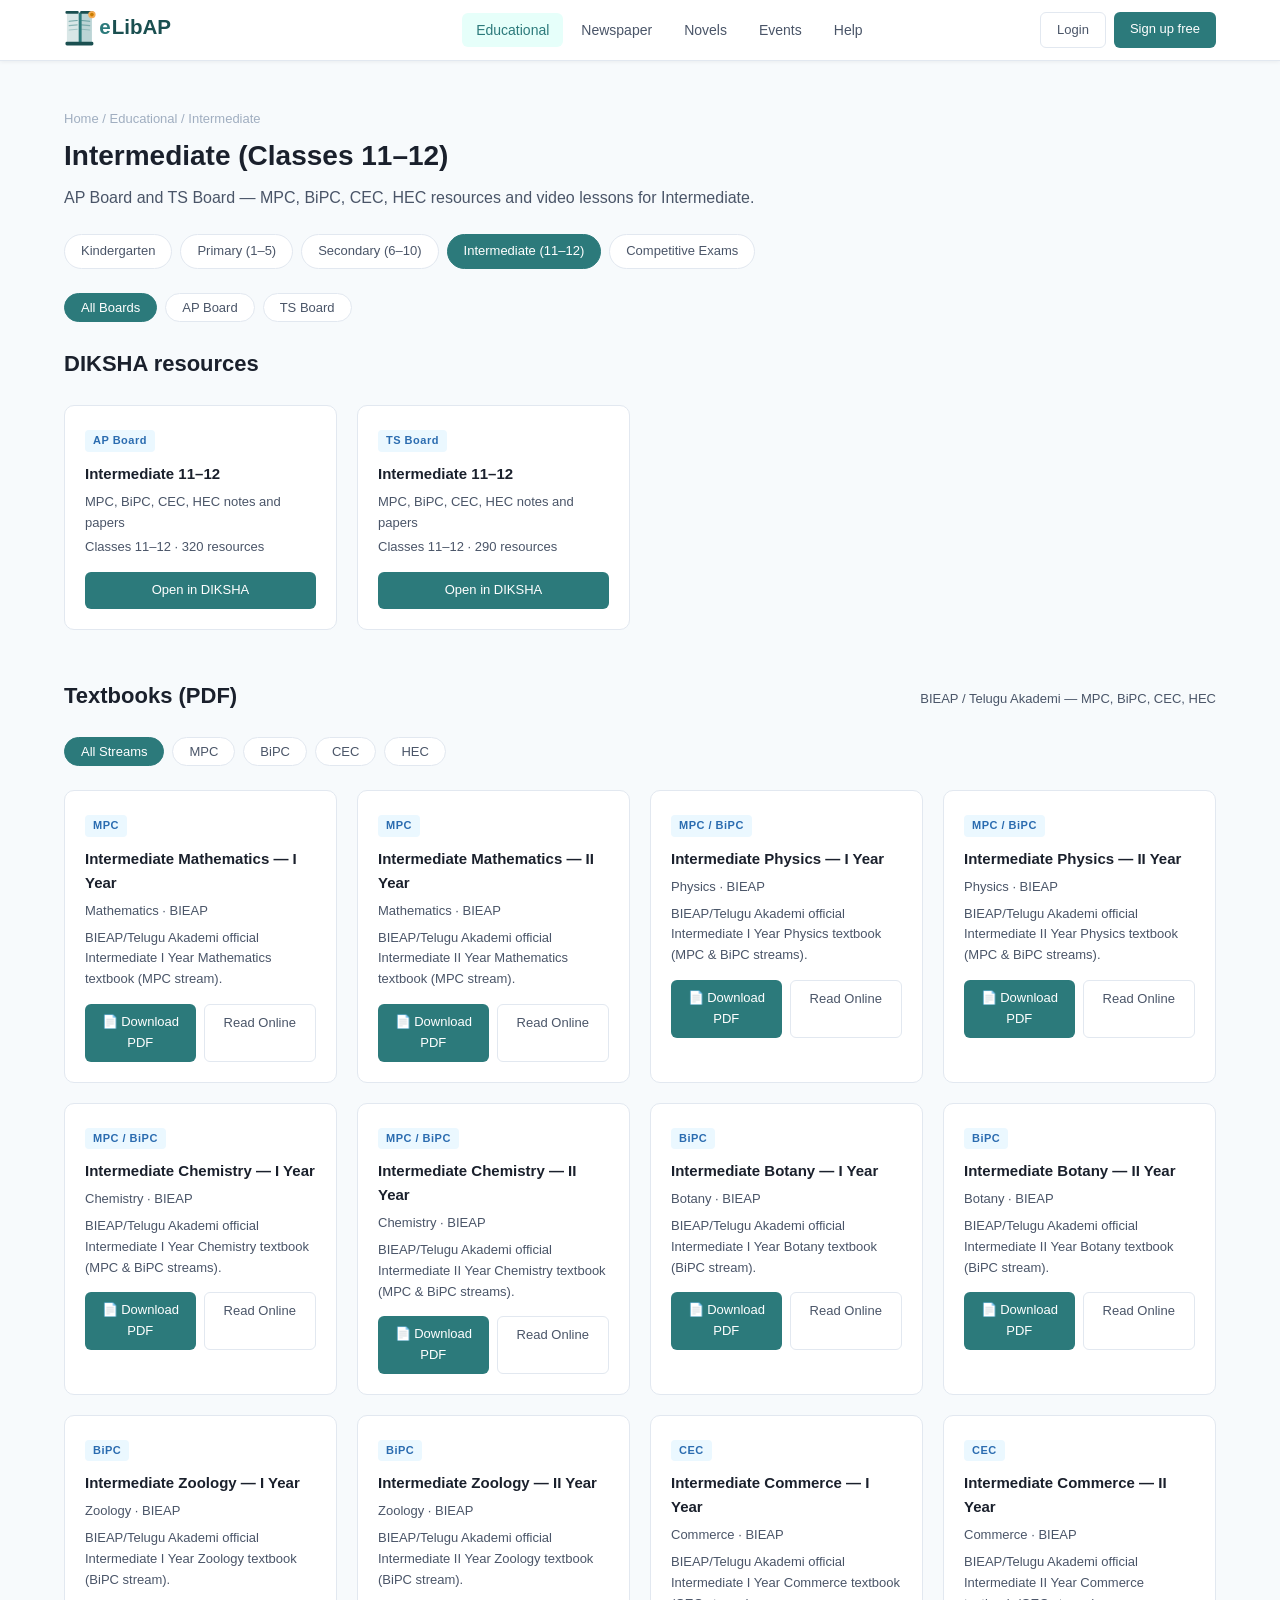
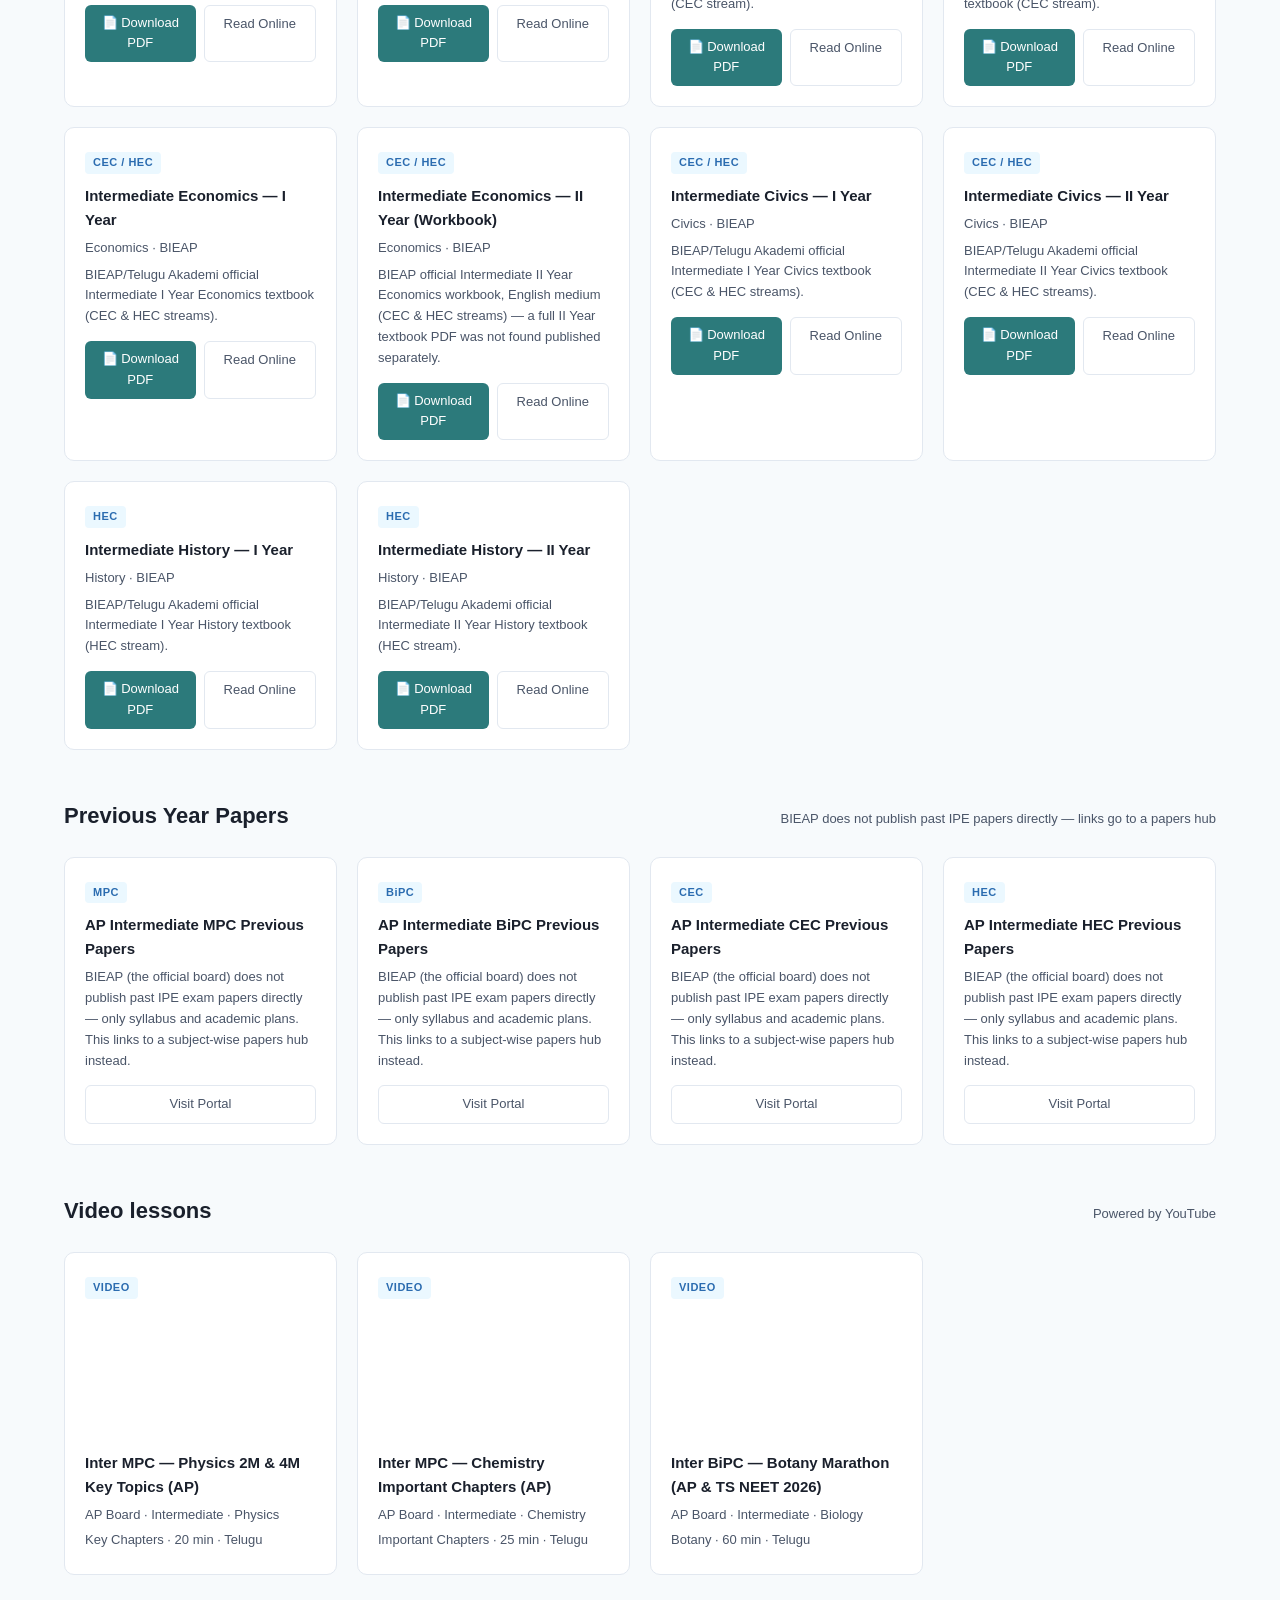
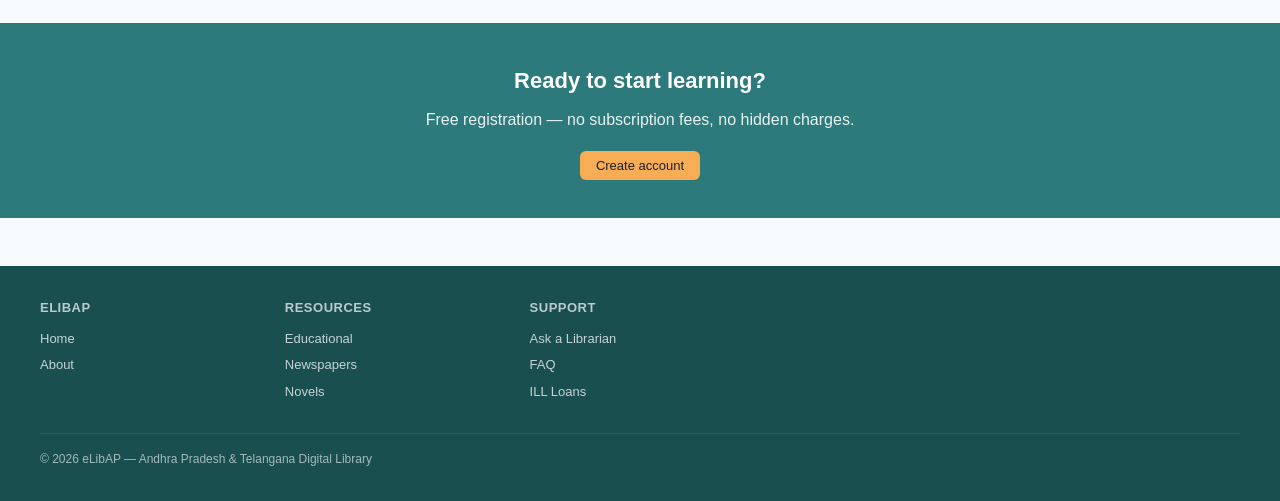
<file: intermediate.html>
<!DOCTYPE html>
<html lang="en">
<head>
  <meta charset="UTF-8">
  <meta name="viewport" content="width=device-width, initial-scale=1.0">
  <title>Intermediate (Classes 11–12) — eLibAP</title>
  <link rel="stylesheet" href="css/styles.css">
</head>
<body>

<nav>
  <div class="nav-inner">
    <a href="index.html" class="nav-logo"><img src="css/logo.svg" alt="eLibAP" style="height:44px;width:auto;display:block;"></a>
    <button class="nav-toggle" onclick="toggleMobileNav()" aria-label="Toggle menu">☰</button>
    <div class="nav-links">
      <a href="educational.html" class="active">Educational</a>
      <a href="newspaper.html">Newspaper</a>
      <a href="novels.html">Novels</a>
      <a href="events.html">Events</a>
      <a href="help.html">Help</a>
    </div>
    <div class="nav-auth">
      <a href="#" class="btn-ghost">Login</a>
      <a href="#" class="btn-primary">Sign up free</a>
    </div>
  </div>
</nav>

<div class="section">
  <p style="font-size:13px;color:var(--text-light);margin-bottom:4px;">
    <a href="index.html" style="color:var(--text-light);text-decoration:none;">Home</a> /
    <a href="educational.html" style="color:var(--text-light);text-decoration:none;">Educational</a> / Intermediate
  </p>
  <h1 style="font-size:28px;font-weight:bold;margin-bottom:6px;">Intermediate (Classes 11–12)</h1>
  <p style="color:var(--text-mid);margin-bottom:24px;">AP Board and TS Board — MPC, BiPC, CEC, HEC resources and video lessons for Intermediate.</p>

  <!-- Stage sub-nav -->
  <div class="filter-tabs">
    <a href="kindergarten.html" class="filter-tab">Kindergarten</a>
    <a href="primary.html" class="filter-tab">Primary (1–5)</a>
    <a href="secondary.html" class="filter-tab">Secondary (6–10)</a>
    <a href="intermediate.html" class="filter-tab active">Intermediate (11–12)</a>
    <a href="competitive.html" class="filter-tab">Competitive Exams</a>
  </div>

  <!-- Board tabs -->
  <div class="filter-tabs" id="boardTabs">
    <button class="filter-tab active" data-board="all">All Boards</button>
    <button class="filter-tab" data-board="ap">AP Board</button>
    <button class="filter-tab" data-board="ts">TS Board</button>
  </div>

  <!-- DIKSHA resources -->
  <div class="section-header">
    <h2>DIKSHA resources</h2>
  </div>
  <div id="dikshaGrid" class="card-grid" style="margin-bottom:48px;">
    <div class="loading">Loading…</div>
  </div>

  <!-- Textbooks -->
  <div class="section-header">
    <h2>Textbooks (PDF)</h2>
    <span style="font-size:13px;color:var(--text-mid);">BIEAP / Telugu Akademi — MPC, BiPC, CEC, HEC</span>
  </div>

  <div class="filter-tabs" id="streamTabs">
    <button class="filter-tab active" data-stream="all">All Streams</button>
    <button class="filter-tab" data-stream="MPC">MPC</button>
    <button class="filter-tab" data-stream="BiPC">BiPC</button>
    <button class="filter-tab" data-stream="CEC">CEC</button>
    <button class="filter-tab" data-stream="HEC">HEC</button>
  </div>

  <div id="textbooksGrid" class="card-grid" style="margin-bottom:48px;">
    <div class="loading">Loading textbooks…</div>
  </div>

  <!-- Previous Year Papers -->
  <div class="section-header">
    <h2>Previous Year Papers</h2>
    <span style="font-size:13px;color:var(--text-mid);">BIEAP does not publish past IPE papers directly — links go to a papers hub</span>
  </div>
  <div id="papersGrid" class="card-grid" style="margin-bottom:48px;">
    <div class="loading">Loading papers…</div>
  </div>

  <!-- Video lessons -->
  <div class="section-header">
    <h2>Video lessons</h2>
    <span style="font-size:13px;color:var(--text-mid);">Powered by YouTube</span>
  </div>
  <div id="videoGrid" class="card-grid">
    <div class="loading">Loading videos…</div>
  </div>
</div>

<!-- CTA -->
<div style="background:var(--teal-600);color:white;text-align:center;padding:40px 24px;">
  <h2 style="font-size:22px;margin-bottom:8px;">Ready to start learning?</h2>
  <p style="opacity:0.9;margin-bottom:20px;">Free registration — no subscription fees, no hidden charges.</p>
  <a href="#" onclick="openSignup();return false;" class="btn-primary" style="background:var(--amber-400);color:var(--text-dark);">Create account</a>
</div>

<footer>
  <div class="footer-inner">
    <div class="footer-grid">
      <div class="footer-col"><h4>eLibAP</h4><a href="index.html">Home</a><a href="#">About</a></div>
      <div class="footer-col"><h4>Resources</h4><a href="educational.html">Educational</a><a href="newspaper.html">Newspapers</a><a href="novels.html">Novels</a></div>
      <div class="footer-col"><h4>Support</h4><a href="#">Ask a Librarian</a><a href="#">FAQ</a><a href="#">ILL Loans</a></div>
    </div>
    <div class="footer-bottom">© 2026 eLibAP — Andhra Pradesh &amp; Telangana Digital Library</div>
  </div>
</footer>

<script>
  const STAGE_ID = 'intermediate';
  const STAGE_CLASSES = ['Intermediate'];
</script>
<script src="js/stage-page.js"></script>
<script>
  // Adds MPC/BiPC/CEC/HEC stream filtering on top of the shared stage-page.js textbook renderer.
  let currentStream = 'all';

  function renderTextbooks(board) {
    const grid = document.getElementById('textbooksGrid');
    if (!eduData) return;

    const boardName = board === 'ap' ? 'AP Board' : board === 'ts' ? 'TS Board' : null;
    let books = boardName ? eduData.textbooks.filter(t => t.board === boardName) : eduData.textbooks;
    books = books.filter(t => STAGE_CLASSES.includes(t.class));
    if (currentStream !== 'all') books = books.filter(t => (t.streams || []).includes(currentStream));
    if (!books.length) { grid.innerHTML = '<p style="color:var(--text-mid);padding:16px;">No textbooks found.</p>'; return; }
    grid.innerHTML = books.map(t => `
      <div class="card">
        <span class="card-badge badge-free">${(t.streams || []).join(' / ')}</span>
        <h3>${t.title}</h3>
        <p style="font-weight:500;margin-bottom:6px;">${t.subject} · ${t.source}</p>
        <p>${t.description}</p>
        <div class="card-actions">
          ${t.pdfUrl ? `<a href="${t.pdfUrl}" target="_blank" class="btn-card-primary">📄 Download PDF</a>` : ''}
          <a href="${t.readUrl}" target="_blank" class="btn-card-ghost">${t.pdfUrl ? 'Read Online' : 'Visit Portal'}</a>
        </div>
      </div>`).join('');
  }

  function renderPreviousPapers(board) {
    const grid = document.getElementById('papersGrid');
    if (!eduData) return;

    const boardName = board === 'ap' ? 'AP Board' : board === 'ts' ? 'TS Board' : null;
    let papers = eduData.previousPapers.intermediate || [];
    if (boardName) papers = papers.filter(p => p.board === boardName);
    if (currentStream !== 'all') papers = papers.filter(p => p.stream === currentStream);
    if (!papers.length) { grid.innerHTML = '<p style="color:var(--text-mid);padding:16px;">No previous papers found.</p>'; return; }
    grid.innerHTML = papers.map(p => `
      <div class="card">
        <span class="card-badge badge-free">${p.stream}</span>
        <h3>${p.title}</h3>
        ${p.description ? `<p>${p.description}</p>` : ''}
        <div class="card-actions">
          ${p.pdfUrl ? `<a href="${p.pdfUrl}" target="_blank" class="btn-card-primary">📄 Download PDF</a>` : ''}
          <a href="${p.readUrl}" target="_blank" class="btn-card-ghost">${p.pdfUrl ? 'Official Site' : 'Visit Portal'}</a>
        </div>
      </div>`).join('');
  }

  document.getElementById('streamTabs').addEventListener('click', e => {
    if (!e.target.matches('.filter-tab')) return;
    document.querySelectorAll('#streamTabs .filter-tab').forEach(t => t.classList.remove('active'));
    e.target.classList.add('active');
    currentStream = e.target.dataset.stream;
    const activeBoard = document.querySelector('#boardTabs .filter-tab.active')?.dataset.board || 'all';
    renderTextbooks(activeBoard);
    renderPreviousPapers(activeBoard);
  });
</script>
<script src="js/auth.js"></script>
</body>
</html>
</file>
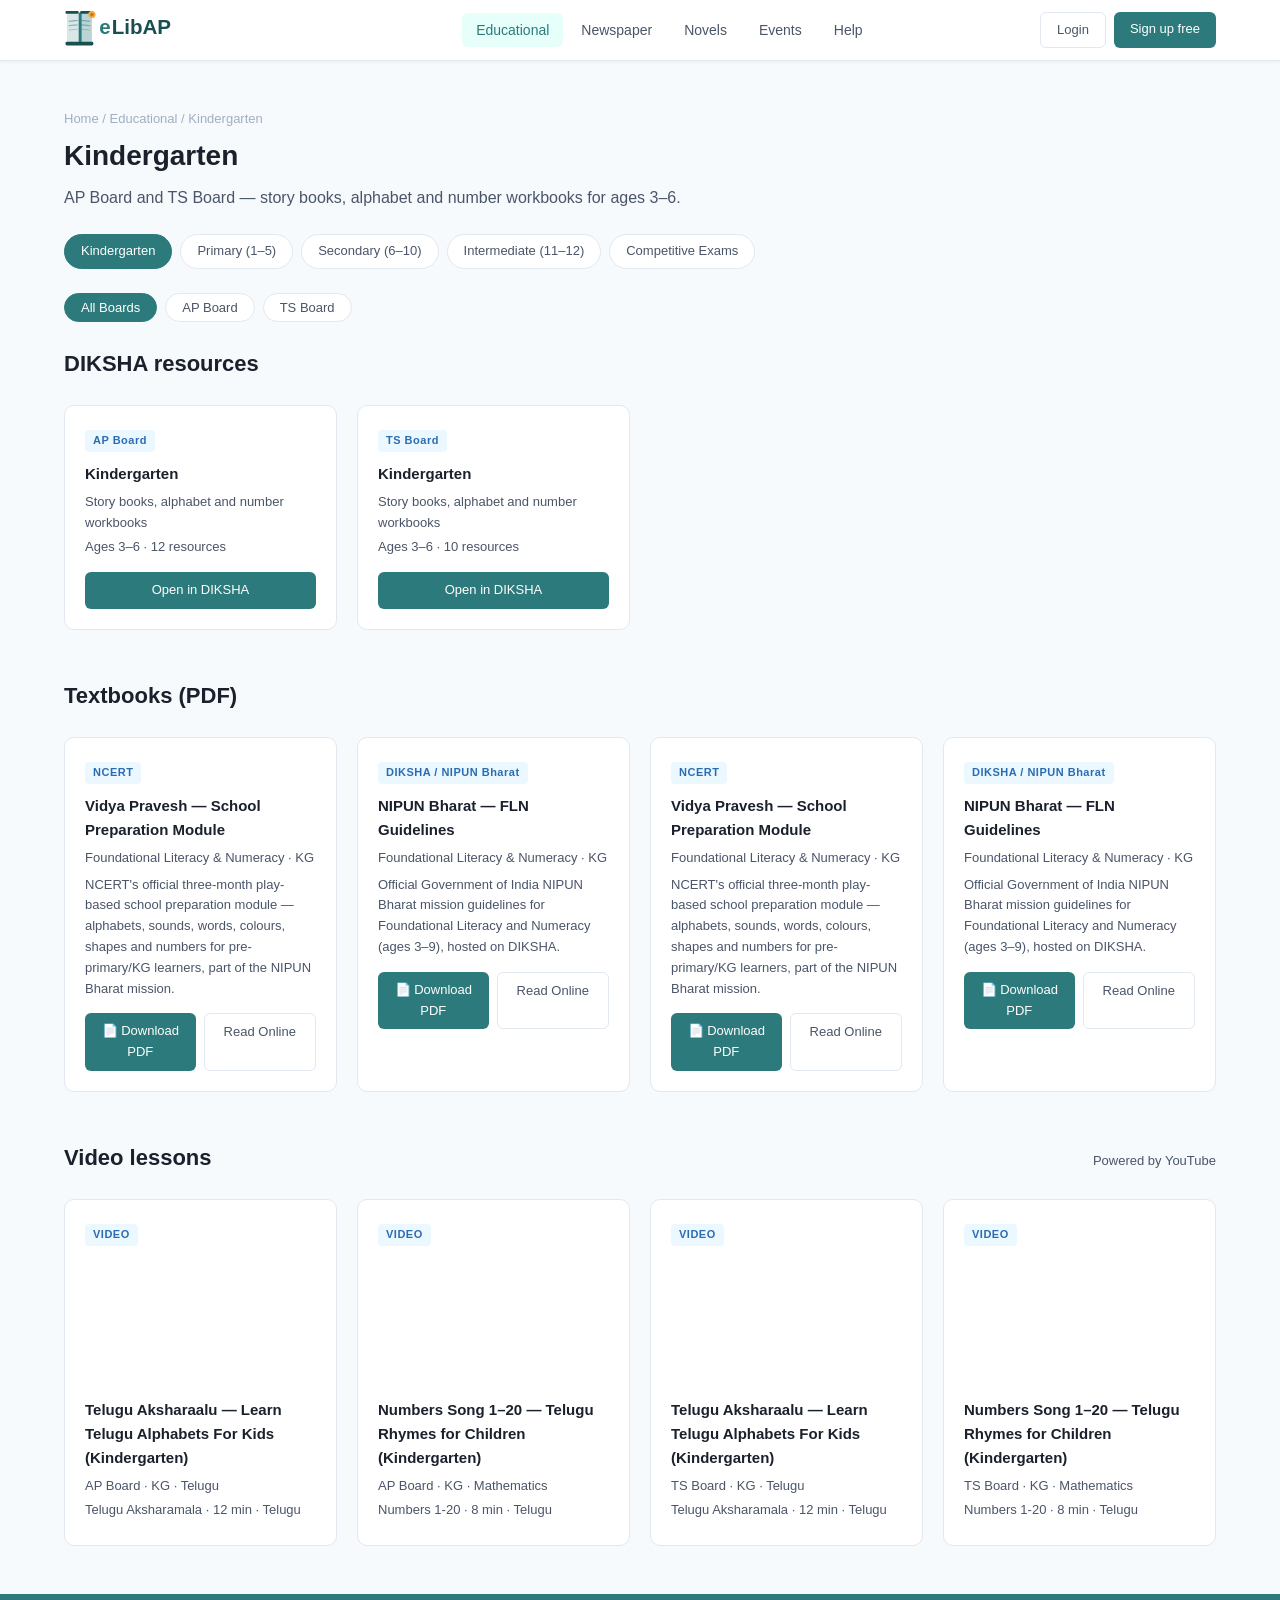
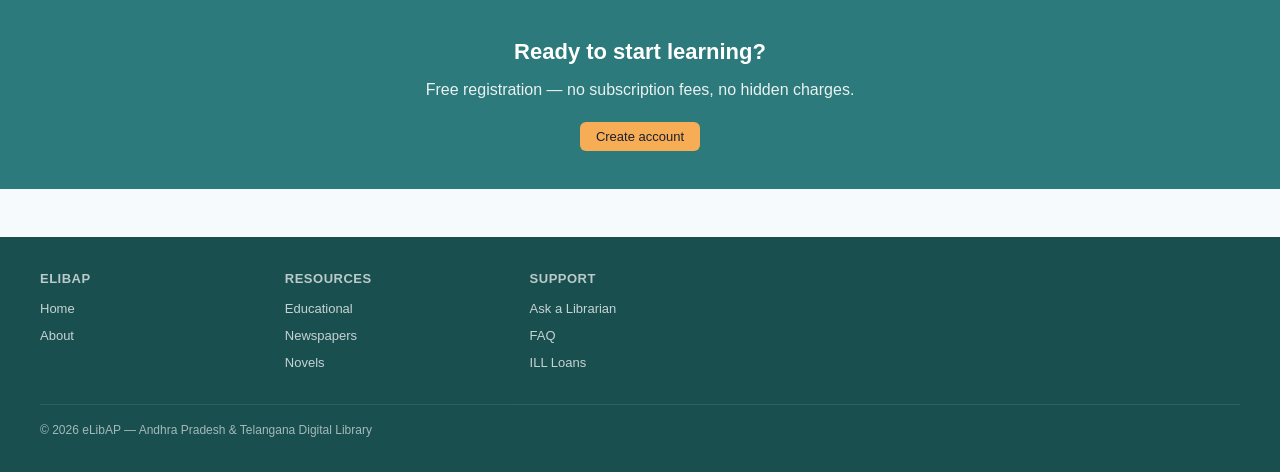
<file: kindergarten.html>
<!DOCTYPE html>
<html lang="en">
<head>
  <meta charset="UTF-8">
  <meta name="viewport" content="width=device-width, initial-scale=1.0">
  <title>Kindergarten — eLibAP</title>
  <link rel="stylesheet" href="css/styles.css">
</head>
<body>

<nav>
  <div class="nav-inner">
    <a href="index.html" class="nav-logo"><img src="css/logo.svg" alt="eLibAP" style="height:44px;width:auto;display:block;"></a>
    <button class="nav-toggle" onclick="toggleMobileNav()" aria-label="Toggle menu">☰</button>
    <div class="nav-links">
      <a href="educational.html" class="active">Educational</a>
      <a href="newspaper.html">Newspaper</a>
      <a href="novels.html">Novels</a>
      <a href="events.html">Events</a>
      <a href="help.html">Help</a>
    </div>
    <div class="nav-auth">
      <a href="#" class="btn-ghost">Login</a>
      <a href="#" class="btn-primary">Sign up free</a>
    </div>
  </div>
</nav>

<div class="section">
  <p style="font-size:13px;color:var(--text-light);margin-bottom:4px;">
    <a href="index.html" style="color:var(--text-light);text-decoration:none;">Home</a> /
    <a href="educational.html" style="color:var(--text-light);text-decoration:none;">Educational</a> / Kindergarten
  </p>
  <h1 style="font-size:28px;font-weight:bold;margin-bottom:6px;">Kindergarten</h1>
  <p style="color:var(--text-mid);margin-bottom:24px;">AP Board and TS Board — story books, alphabet and number workbooks for ages 3–6.</p>

  <!-- Stage sub-nav -->
  <div class="filter-tabs">
    <a href="kindergarten.html" class="filter-tab active">Kindergarten</a>
    <a href="primary.html" class="filter-tab">Primary (1–5)</a>
    <a href="secondary.html" class="filter-tab">Secondary (6–10)</a>
    <a href="intermediate.html" class="filter-tab">Intermediate (11–12)</a>
    <a href="competitive.html" class="filter-tab">Competitive Exams</a>
  </div>

  <!-- Board tabs -->
  <div class="filter-tabs" id="boardTabs">
    <button class="filter-tab active" data-board="all">All Boards</button>
    <button class="filter-tab" data-board="ap">AP Board</button>
    <button class="filter-tab" data-board="ts">TS Board</button>
  </div>

  <!-- DIKSHA resources -->
  <div class="section-header">
    <h2>DIKSHA resources</h2>
  </div>
  <div id="dikshaGrid" class="card-grid" style="margin-bottom:48px;">
    <div class="loading">Loading…</div>
  </div>

  <!-- Textbooks -->
  <div class="section-header">
    <h2>Textbooks (PDF)</h2>
  </div>
  <div id="textbooksGrid" class="card-grid" style="margin-bottom:48px;">
    <div class="loading">Loading textbooks…</div>
  </div>

  <!-- Video lessons -->
  <div class="section-header">
    <h2>Video lessons</h2>
    <span style="font-size:13px;color:var(--text-mid);">Powered by YouTube</span>
  </div>
  <div id="videoGrid" class="card-grid">
    <div class="loading">Loading videos…</div>
  </div>
</div>

<!-- CTA -->
<div style="background:var(--teal-600);color:white;text-align:center;padding:40px 24px;">
  <h2 style="font-size:22px;margin-bottom:8px;">Ready to start learning?</h2>
  <p style="opacity:0.9;margin-bottom:20px;">Free registration — no subscription fees, no hidden charges.</p>
  <a href="#" onclick="openSignup();return false;" class="btn-primary" style="background:var(--amber-400);color:var(--text-dark);">Create account</a>
</div>

<footer>
  <div class="footer-inner">
    <div class="footer-grid">
      <div class="footer-col"><h4>eLibAP</h4><a href="index.html">Home</a><a href="#">About</a></div>
      <div class="footer-col"><h4>Resources</h4><a href="educational.html">Educational</a><a href="newspaper.html">Newspapers</a><a href="novels.html">Novels</a></div>
      <div class="footer-col"><h4>Support</h4><a href="#">Ask a Librarian</a><a href="#">FAQ</a><a href="#">ILL Loans</a></div>
    </div>
    <div class="footer-bottom">© 2026 eLibAP — Andhra Pradesh &amp; Telangana Digital Library</div>
  </div>
</footer>

<script>
  const STAGE_ID = 'kg';
  const STAGE_CLASSES = ['KG'];
</script>
<script src="js/stage-page.js"></script>
<script src="js/auth.js"></script>
</body>
</html>
</file>
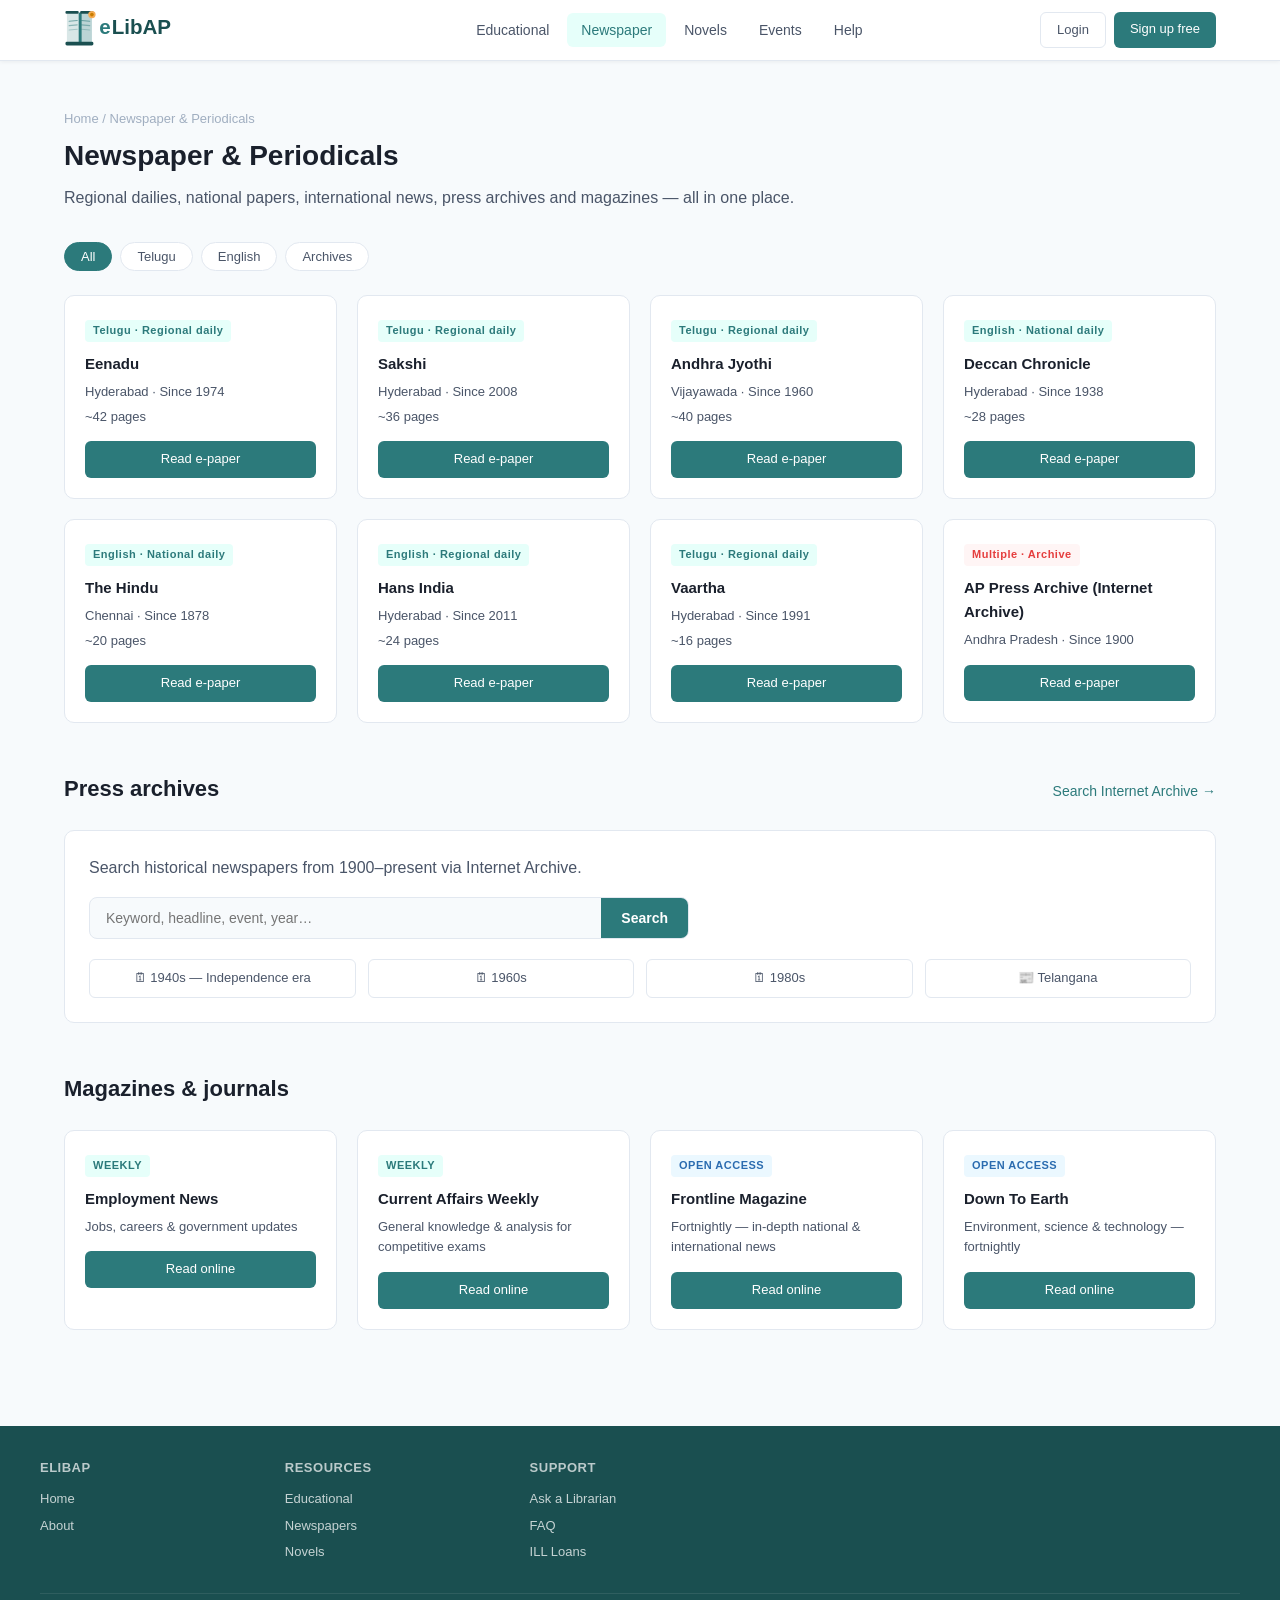
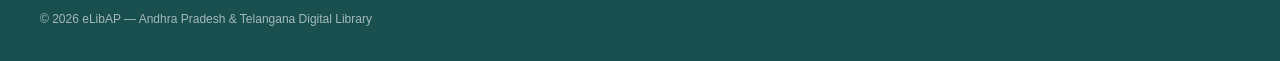
<file: newspaper.html>
<!DOCTYPE html>
<html lang="en">
<head>
  <meta charset="UTF-8">
  <meta name="viewport" content="width=device-width, initial-scale=1.0">
  <title>Newspaper — eLibAP</title>
  <link rel="stylesheet" href="css/styles.css">
</head>
<body>

<nav>
  <div class="nav-inner">
    <a href="index.html" class="nav-logo"><img src="css/logo.svg" alt="eLibAP" style="height:44px;width:auto;display:block;"></a>
    <button class="nav-toggle" onclick="toggleMobileNav()" aria-label="Toggle menu">☰</button>
    <div class="nav-links">
      <a href="educational.html">Educational</a>
      <a href="newspaper.html" class="active">Newspaper</a>
      <a href="novels.html">Novels</a>
      <a href="events.html">Events</a>
      <a href="help.html">Help</a>
    </div>
    <div class="nav-auth">
      <a href="#" class="btn-ghost">Login</a>
      <a href="#" class="btn-primary">Sign up free</a>
    </div>
  </div>
</nav>

<div class="section">
  <p style="font-size:13px;color:var(--text-light);margin-bottom:4px;">
    <a href="index.html" style="color:var(--text-light);text-decoration:none;">Home</a> / Newspaper &amp; Periodicals
  </p>
  <h1 style="font-size:28px;font-weight:bold;margin-bottom:6px;">Newspaper &amp; Periodicals</h1>
  <p style="color:var(--text-mid);margin-bottom:32px;">Regional dailies, national papers, international news, press archives and magazines — all in one place.</p>

  <div class="filter-tabs" id="newsTabs">
    <button class="filter-tab active" data-filter="all">All</button>
    <button class="filter-tab" data-filter="Telugu">Telugu</button>
    <button class="filter-tab" data-filter="English">English</button>
    <button class="filter-tab" data-filter="Archive">Archives</button>
  </div>

  <div id="newsGrid" class="card-grid">
    <div class="loading">Loading newspapers…</div>
  </div>

  <!-- Press Archives -->
  <div style="margin-top:48px;">
    <div class="section-header">
      <h2>Press archives</h2>
      <a href="https://archive.org/search?query=andhra+pradesh+newspaper&mediatype=texts" target="_blank">Search Internet Archive →</a>
    </div>
    <div style="background:white;border:1px solid var(--border);border-radius:10px;padding:24px;">
      <p style="color:var(--text-mid);margin-bottom:16px;">Search historical newspapers from 1900–present via Internet Archive.</p>
      <div style="display:flex;gap:0;background:var(--surface);border:1px solid var(--border);border-radius:8px;overflow:hidden;max-width:600px;">
        <input id="archiveSearch" type="text" placeholder="Keyword, headline, event, year…"
          style="flex:1;padding:12px 16px;border:none;outline:none;background:transparent;font-size:14px;color:var(--text-dark);">
        <button onclick="searchArchive()"
          style="padding:12px 20px;background:var(--teal-600);color:white;border:none;cursor:pointer;font-size:14px;font-weight:bold;">
          Search
        </button>
      </div>
      <div style="display:flex;flex-wrap:wrap;gap:12px;margin-top:20px;">
        <a href="https://archive.org/search?query=andhra+pradesh+newspaper+1947&mediatype=texts" target="_blank" class="btn-card-ghost" style="text-decoration:none;">🗓 1940s — Independence era</a>
        <a href="https://archive.org/search?query=andhra+pradesh+newspaper+1960&mediatype=texts" target="_blank" class="btn-card-ghost" style="text-decoration:none;">🗓 1960s</a>
        <a href="https://archive.org/search?query=andhra+pradesh+newspaper+1980&mediatype=texts" target="_blank" class="btn-card-ghost" style="text-decoration:none;">🗓 1980s</a>
        <a href="https://archive.org/search?query=telangana+newspaper&mediatype=texts" target="_blank" class="btn-card-ghost" style="text-decoration:none;">📰 Telangana</a>
      </div>
    </div>
  </div>

  <!-- Magazines -->
  <div style="margin-top:48px;">
    <div class="section-header">
      <h2>Magazines &amp; journals</h2>
    </div>
    <div class="card-grid">
      <div class="card">
        <span class="card-badge badge-new">WEEKLY</span>
        <h3>Employment News</h3>
        <p>Jobs, careers &amp; government updates</p>
        <div class="card-actions">
          <a href="https://www.employmentnews.gov.in" target="_blank" class="btn-card-primary">Read online</a>
        </div>
      </div>
      <div class="card">
        <span class="card-badge badge-new">WEEKLY</span>
        <h3>Current Affairs Weekly</h3>
        <p>General knowledge &amp; analysis for competitive exams</p>
        <div class="card-actions">
          <a href="https://www.gktoday.in/current-affairs/" target="_blank" class="btn-card-primary">Read online</a>
        </div>
      </div>
      <div class="card">
        <span class="card-badge badge-free">OPEN ACCESS</span>
        <h3>Frontline Magazine</h3>
        <p>Fortnightly — in-depth national &amp; international news</p>
        <div class="card-actions">
          <a href="https://frontline.thehindu.com" target="_blank" class="btn-card-primary">Read online</a>
        </div>
      </div>
      <div class="card">
        <span class="card-badge badge-free">OPEN ACCESS</span>
        <h3>Down To Earth</h3>
        <p>Environment, science &amp; technology — fortnightly</p>
        <div class="card-actions">
          <a href="https://www.downtoearth.org.in" target="_blank" class="btn-card-primary">Read online</a>
        </div>
      </div>
    </div>
  </div>
</div>

<footer>
  <div class="footer-inner">
    <div class="footer-grid">
      <div class="footer-col"><h4>eLibAP</h4><a href="index.html">Home</a><a href="#">About</a></div>
      <div class="footer-col"><h4>Resources</h4><a href="educational.html">Educational</a><a href="newspaper.html">Newspapers</a><a href="novels.html">Novels</a></div>
      <div class="footer-col"><h4>Support</h4><a href="#">Ask a Librarian</a><a href="#">FAQ</a><a href="#">ILL Loans</a></div>
    </div>
    <div class="footer-bottom">© 2026 eLibAP — Andhra Pradesh &amp; Telangana Digital Library</div>
  </div>
</footer>

<script>
  const API = 'data';
  let allNews = [];

  function renderNews(filter) {
    const grid = document.getElementById('newsGrid');
    const data = filter === 'all' ? allNews : allNews.filter(n => n.language === filter || n.type === 'Archive');
    const filtered = filter === 'Archive' ? allNews.filter(n => n.type === 'Archive') :
                     filter === 'all' ? allNews :
                     allNews.filter(n => n.language === filter && n.type !== 'Archive');
    if (!filtered.length) { grid.innerHTML = '<p style="color:var(--text-mid);padding:16px;">No results.</p>'; return; }
    grid.innerHTML = filtered.map(n => `
      <div class="card">
        <span class="card-badge ${n.type === 'Archive' ? 'badge-hot' : 'badge-new'}">${n.language} · ${n.type}</span>
        <h3>${n.name}</h3>
        <p>${n.city} · Since ${n.since}</p>
        ${n.pages > 0 ? `<p style="margin-top:4px;">~${n.pages} pages</p>` : ''}
        <div class="card-actions">
          <a href="${n.epaperUrl}" target="_blank" class="btn-card-primary">Read e-paper</a>
        </div>
      </div>`).join('');
  }

  function searchArchive() {
    const q = document.getElementById('archiveSearch').value.trim();
    if (q) window.open(`https://archive.org/search?query=${encodeURIComponent(q + ' andhra telangana newspaper')}&mediatype=texts`, '_blank');
  }
  document.getElementById('archiveSearch').addEventListener('keydown', e => { if (e.key === 'Enter') searchArchive(); });

  document.getElementById('newsTabs').addEventListener('click', e => {
    if (!e.target.matches('.filter-tab')) return;
    document.querySelectorAll('#newsTabs .filter-tab').forEach(t => t.classList.remove('active'));
    e.target.classList.add('active');
    renderNews(e.target.dataset.filter);
  });

  fetch(`${API}/newspapers.json`)
    .then(r => r.json())
    .then(data => { allNews = data; renderNews('all'); })
    .catch(() => { document.getElementById('newsGrid').innerHTML = '<p style="color:var(--text-mid);padding:16px;">Failed to load newspapers. Please refresh the page.</p>'; });
</script>
<script src="js/auth.js"></script>
</body>
</html>
</file>
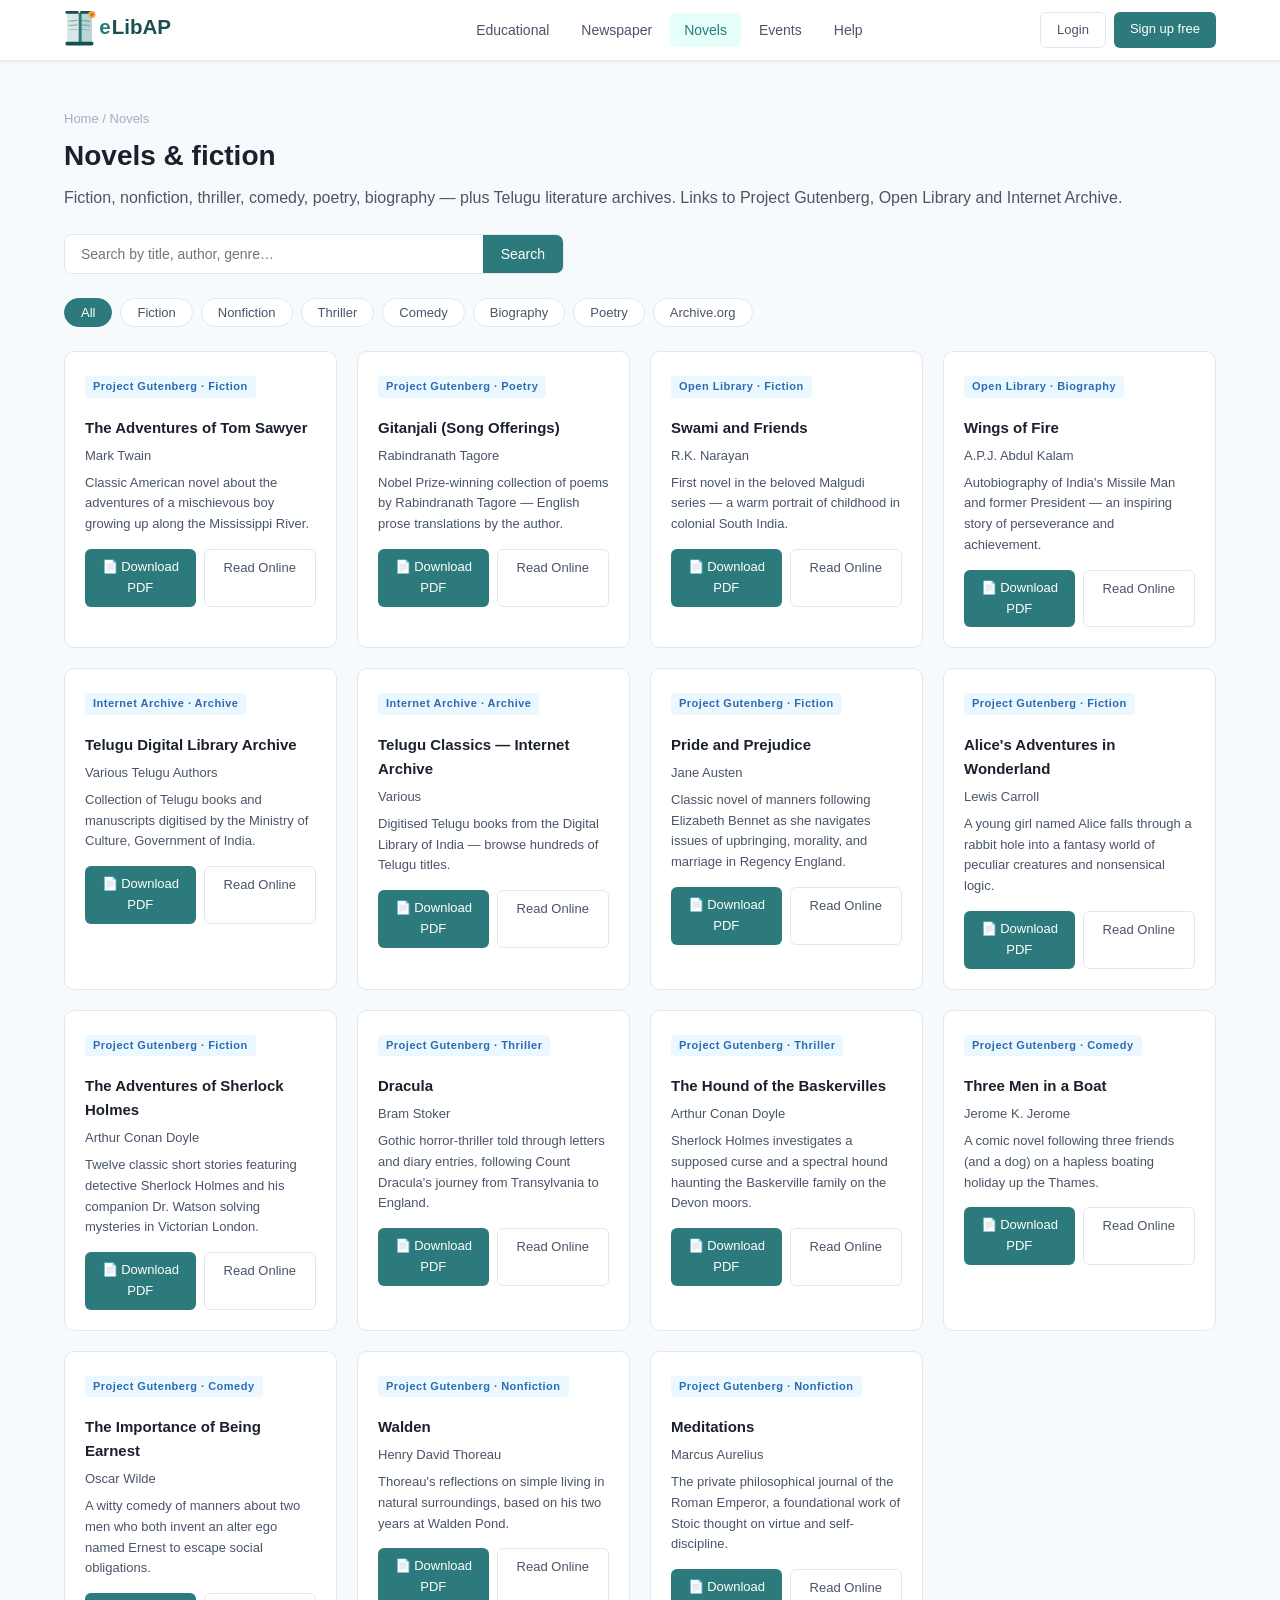
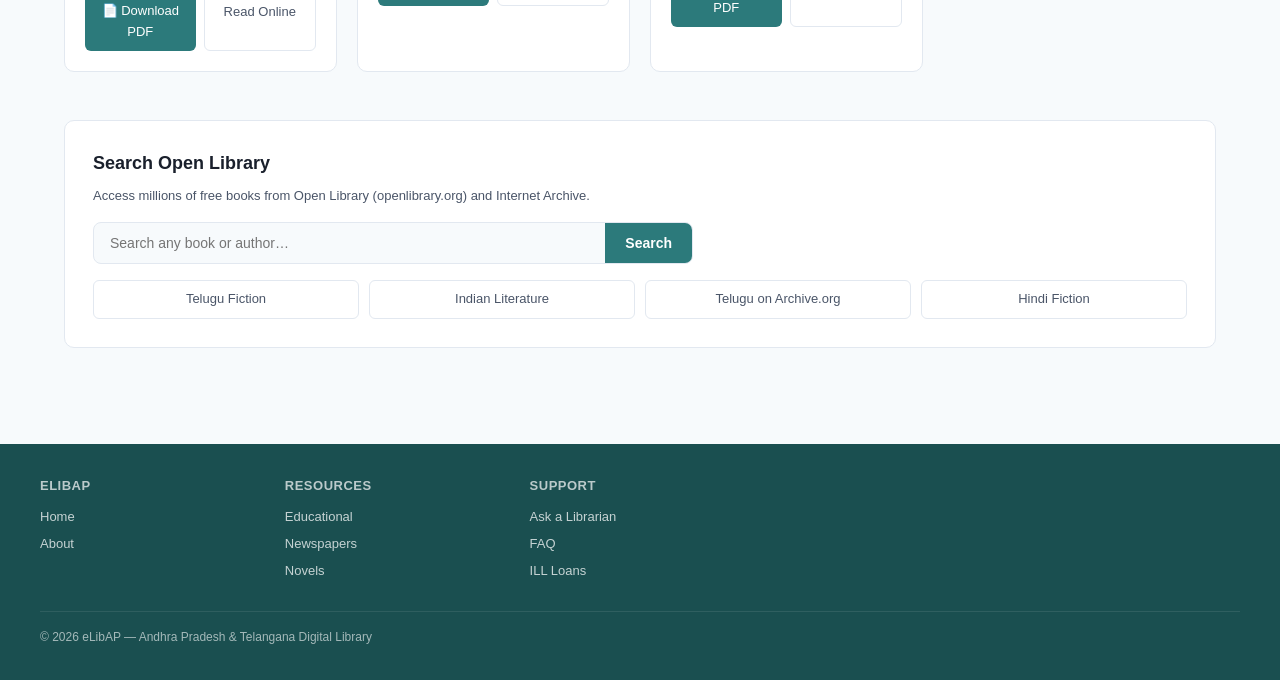
<file: novels.html>
<!DOCTYPE html>
<html lang="en">
<head>
  <meta charset="UTF-8">
  <meta name="viewport" content="width=device-width, initial-scale=1.0">
  <title>Novels — eLibAP</title>
  <link rel="stylesheet" href="css/styles.css">
</head>
<body>

<nav>
  <div class="nav-inner">
    <a href="index.html" class="nav-logo"><img src="css/logo.svg" alt="eLibAP" style="height:44px;width:auto;display:block;"></a>
    <button class="nav-toggle" onclick="toggleMobileNav()" aria-label="Toggle menu">☰</button>
    <div class="nav-links">
      <a href="educational.html">Educational</a>
      <a href="newspaper.html">Newspaper</a>
      <a href="novels.html" class="active">Novels</a>
      <a href="events.html">Events</a>
      <a href="help.html">Help</a>
    </div>
    <div class="nav-auth">
      <a href="#" class="btn-ghost">Login</a>
      <a href="#" class="btn-primary">Sign up free</a>
    </div>
  </div>
</nav>

<div class="section">
  <p style="font-size:13px;color:var(--text-light);margin-bottom:4px;">
    <a href="index.html" style="color:var(--text-light);text-decoration:none;">Home</a> / Novels
  </p>
  <h1 style="font-size:28px;font-weight:bold;margin-bottom:6px;">Novels &amp; fiction</h1>
  <p style="color:var(--text-mid);margin-bottom:24px;">Fiction, nonfiction, thriller, comedy, poetry, biography — plus Telugu literature archives. Links to Project Gutenberg, Open Library and Internet Archive.</p>

  <!-- Search -->
  <div style="display:flex;gap:0;background:white;border:1px solid var(--border);border-radius:8px;overflow:hidden;max-width:500px;margin-bottom:24px;">
    <input id="bookSearch" type="text" placeholder="Search by title, author, genre…"
      style="flex:1;padding:11px 16px;border:none;outline:none;font-size:14px;color:var(--text-dark);">
    <button onclick="filterBooks()"
      style="padding:11px 18px;background:var(--teal-600);color:white;border:none;cursor:pointer;font-size:14px;">
      Search
    </button>
  </div>

  <div class="filter-tabs" id="bookTabs">
    <button class="filter-tab active" data-filter="all">All</button>
    <button class="filter-tab" data-filter="Fiction">Fiction</button>
    <button class="filter-tab" data-filter="Nonfiction">Nonfiction</button>
    <button class="filter-tab" data-filter="Thriller">Thriller</button>
    <button class="filter-tab" data-filter="Comedy">Comedy</button>
    <button class="filter-tab" data-filter="Biography">Biography</button>
    <button class="filter-tab" data-filter="Poetry">Poetry</button>
    <button class="filter-tab" data-filter="Archive">Archive.org</button>
  </div>

  <div id="bookGrid" class="card-grid">
    <div class="loading">Loading books…</div>
  </div>

  <!-- Open Library search -->
  <div style="margin-top:48px;background:white;border:1px solid var(--border);border-radius:10px;padding:28px;">
    <h2 style="font-size:18px;font-weight:bold;margin-bottom:8px;">Search Open Library</h2>
    <p style="color:var(--text-mid);font-size:13px;margin-bottom:16px;">Access millions of free books from Open Library (openlibrary.org) and Internet Archive.</p>
    <div style="display:flex;gap:0;background:var(--surface);border:1px solid var(--border);border-radius:8px;overflow:hidden;max-width:600px;">
      <input id="olSearch" type="text" placeholder="Search any book or author…"
        style="flex:1;padding:12px 16px;border:none;outline:none;background:transparent;font-size:14px;color:var(--text-dark);">
      <button onclick="searchOpenLibrary()"
        style="padding:12px 20px;background:var(--teal-600);color:white;border:none;cursor:pointer;font-size:14px;font-weight:bold;">
        Search
      </button>
    </div>
    <div style="display:flex;flex-wrap:wrap;gap:10px;margin-top:16px;">
      <a href="https://openlibrary.org/subjects/telugu_fiction" target="_blank" class="btn-card-ghost" style="text-decoration:none;">Telugu Fiction</a>
      <a href="https://openlibrary.org/subjects/indian_literature" target="_blank" class="btn-card-ghost" style="text-decoration:none;">Indian Literature</a>
      <a href="https://archive.org/search?query=telugu+novel&mediatype=texts" target="_blank" class="btn-card-ghost" style="text-decoration:none;">Telugu on Archive.org</a>
      <a href="https://openlibrary.org/subjects/hindi_fiction" target="_blank" class="btn-card-ghost" style="text-decoration:none;">Hindi Fiction</a>
    </div>
  </div>
</div>

<footer>
  <div class="footer-inner">
    <div class="footer-grid">
      <div class="footer-col"><h4>eLibAP</h4><a href="index.html">Home</a><a href="#">About</a></div>
      <div class="footer-col"><h4>Resources</h4><a href="educational.html">Educational</a><a href="newspaper.html">Newspapers</a><a href="novels.html">Novels</a></div>
      <div class="footer-col"><h4>Support</h4><a href="#">Ask a Librarian</a><a href="#">FAQ</a><a href="#">ILL Loans</a></div>
    </div>
    <div class="footer-bottom">© 2026 eLibAP — Andhra Pradesh &amp; Telangana Digital Library</div>
  </div>
</footer>

<script>
  const API = 'data';
  let allBooks = [];
  let activeFilter = 'all';

  function renderBooks(books) {
    const grid = document.getElementById('bookGrid');
    if (!books.length) { grid.innerHTML = '<p style="color:var(--text-mid);padding:16px;">No books found.</p>'; return; }
    grid.innerHTML = books.map(b => `
      <div class="card">
        <span class="card-badge badge-free">${b.source || b.language} · ${b.genre}</span>
        ${b.award ? `<span class="card-badge badge-hot" style="margin-left:4px;">${b.award}</span>` : ''}
        <h3 style="margin-top:8px;">${b.title}</h3>
        <p style="font-weight:500;margin-bottom:6px;">${b.author}</p>
        <p>${b.description}</p>
        <div class="card-actions">
          ${b.pdfUrl ? `<a href="${b.pdfUrl}" target="_blank" class="btn-card-primary">📄 Download PDF</a>` : ''}
          <a href="${b.readUrl}" target="_blank" class="btn-card-ghost">Read Online</a>
        </div>
      </div>`).join('');
  }

  function filterBooks() {
    const q = document.getElementById('bookSearch').value.toLowerCase();
    let filtered = activeFilter === 'all' ? allBooks : allBooks.filter(b => b.genre === activeFilter);
    if (q) filtered = filtered.filter(b => b.title.toLowerCase().includes(q) || b.author.toLowerCase().includes(q) || b.genre.toLowerCase().includes(q));
    renderBooks(filtered);
  }

  function searchOpenLibrary() {
    const q = document.getElementById('olSearch').value.trim();
    if (q) window.open(`https://openlibrary.org/search?q=${encodeURIComponent(q)}`, '_blank');
  }
  document.getElementById('olSearch').addEventListener('keydown', e => { if (e.key === 'Enter') searchOpenLibrary(); });
  document.getElementById('bookSearch').addEventListener('keyup', filterBooks);

  document.getElementById('bookTabs').addEventListener('click', e => {
    if (!e.target.matches('.filter-tab')) return;
    document.querySelectorAll('#bookTabs .filter-tab').forEach(t => t.classList.remove('active'));
    e.target.classList.add('active');
    activeFilter = e.target.dataset.filter;
    filterBooks();
  });

  // Pre-fill search from URL param
  const params = new URLSearchParams(window.location.search);
  if (params.get('q')) document.getElementById('bookSearch').value = params.get('q');

  fetch(`${API}/books.json`)
    .then(r => r.json())
    .then(data => { allBooks = data; filterBooks(); })
    .catch(() => { document.getElementById('bookGrid').innerHTML = '<p style="color:var(--text-mid);padding:16px;">Failed to load books. Please refresh the page.</p>'; });
</script>
<script src="js/auth.js"></script>
</body>
</html>
</file>
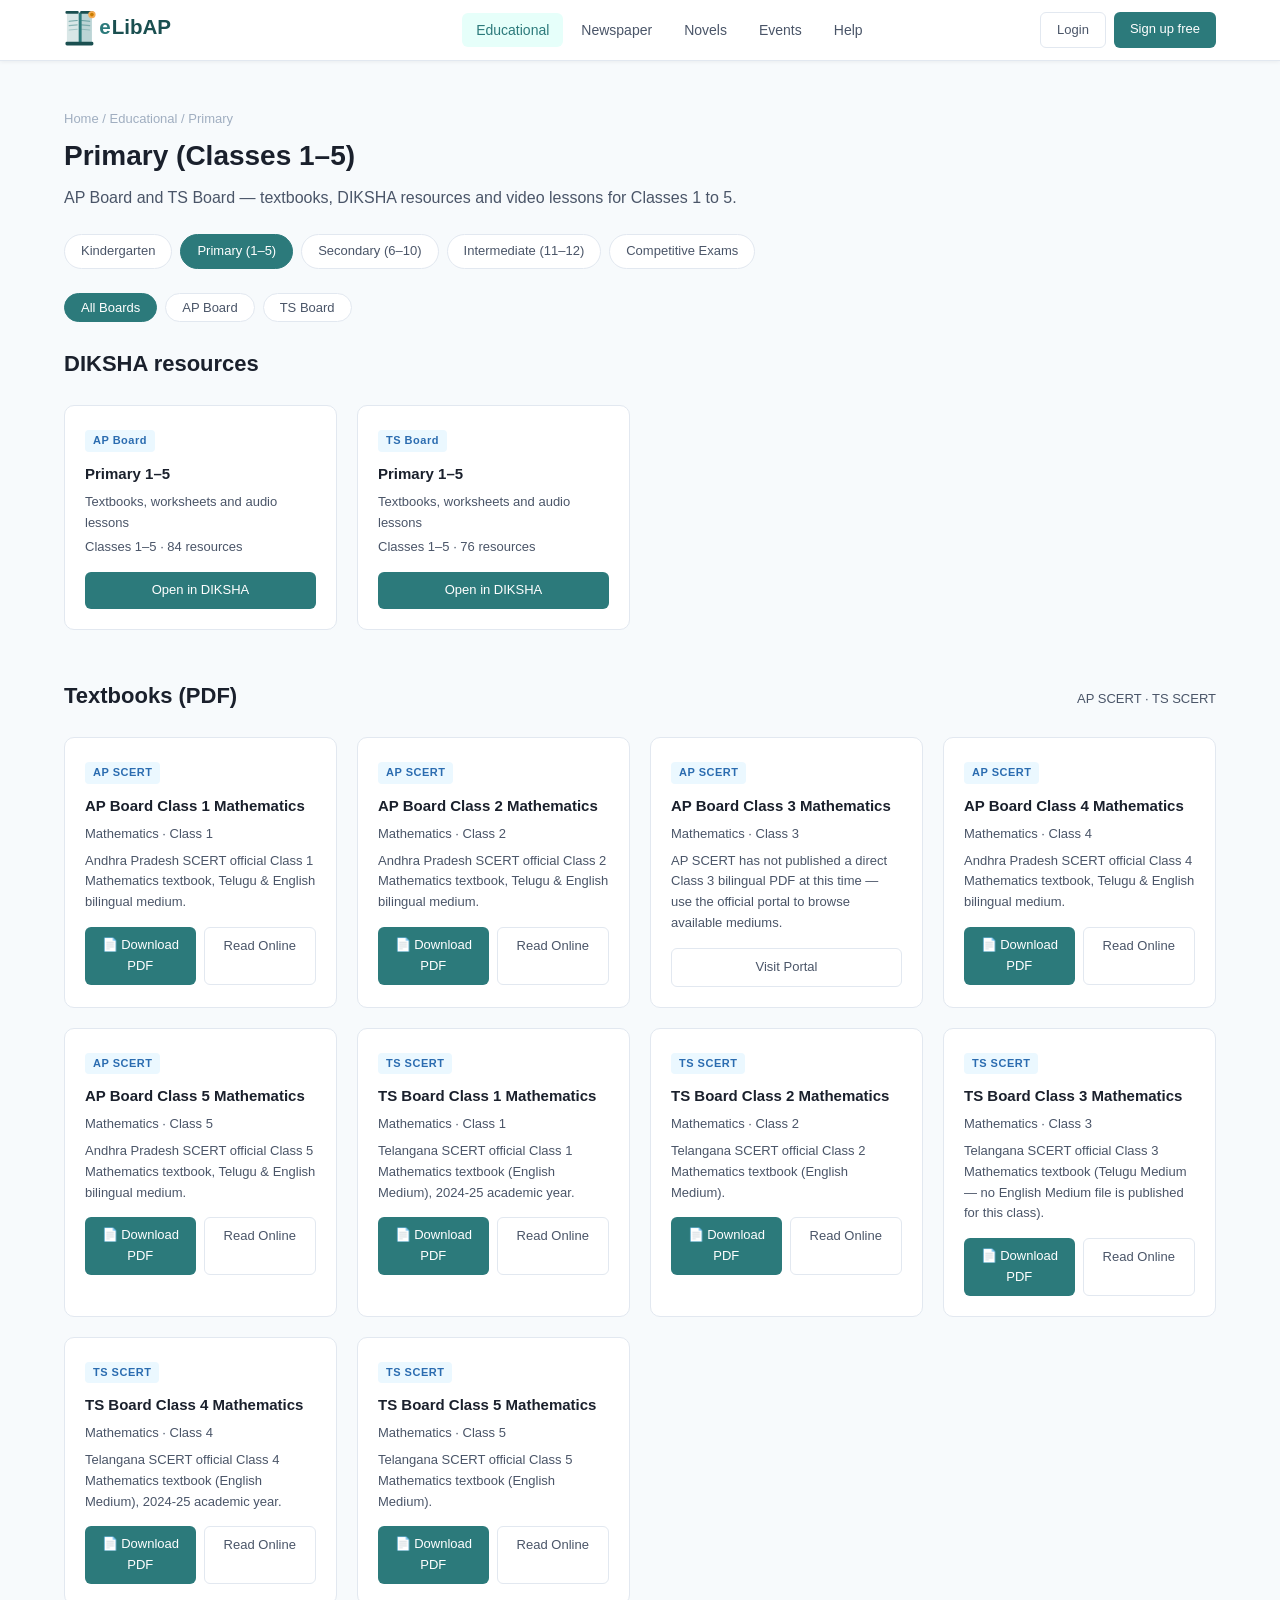
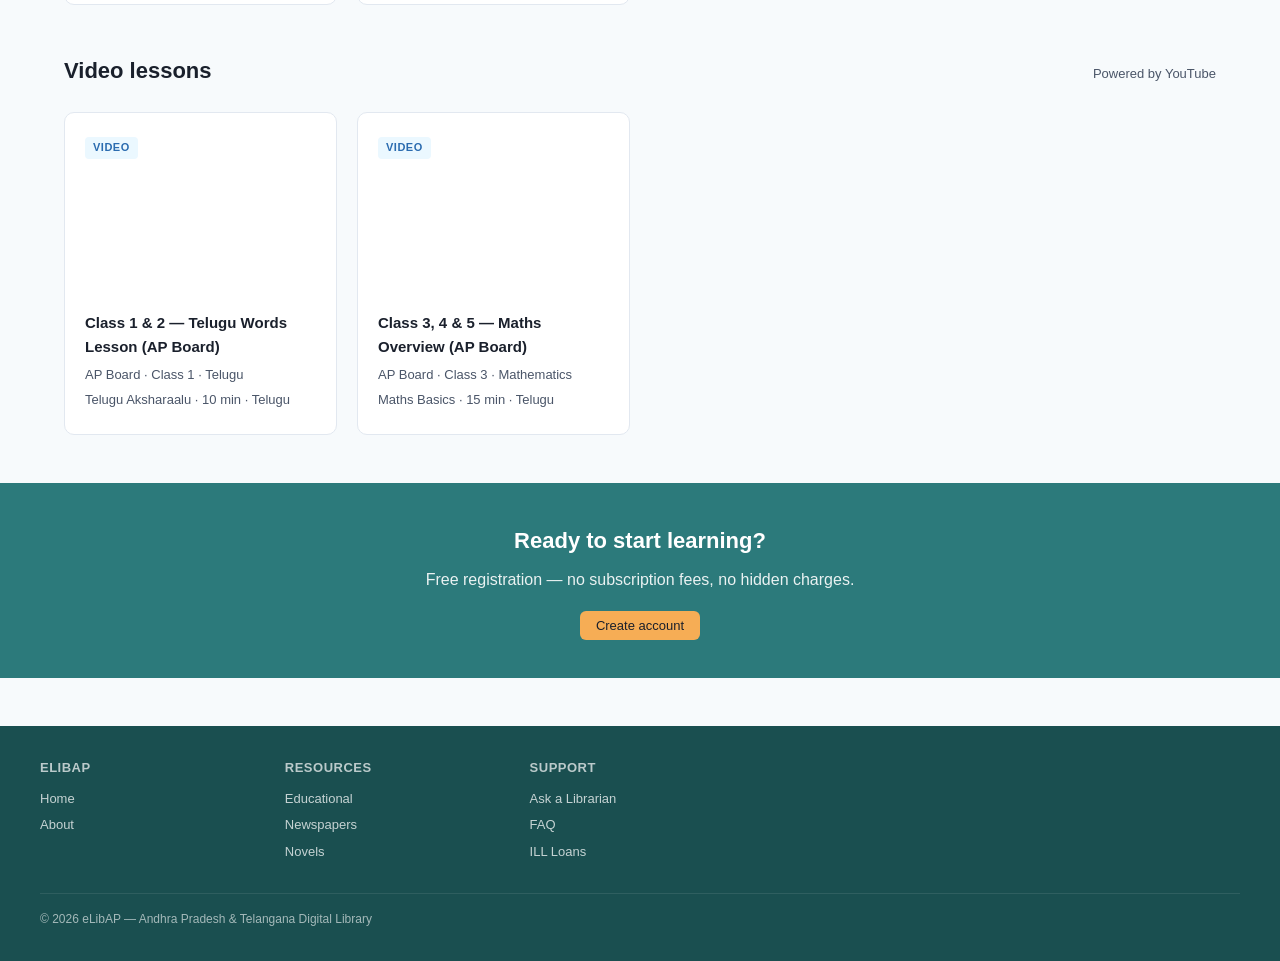
<file: primary.html>
<!DOCTYPE html>
<html lang="en">
<head>
  <meta charset="UTF-8">
  <meta name="viewport" content="width=device-width, initial-scale=1.0">
  <title>Primary (Classes 1–5) — eLibAP</title>
  <link rel="stylesheet" href="css/styles.css">
</head>
<body>

<nav>
  <div class="nav-inner">
    <a href="index.html" class="nav-logo"><img src="css/logo.svg" alt="eLibAP" style="height:44px;width:auto;display:block;"></a>
    <button class="nav-toggle" onclick="toggleMobileNav()" aria-label="Toggle menu">☰</button>
    <div class="nav-links">
      <a href="educational.html" class="active">Educational</a>
      <a href="newspaper.html">Newspaper</a>
      <a href="novels.html">Novels</a>
      <a href="events.html">Events</a>
      <a href="help.html">Help</a>
    </div>
    <div class="nav-auth">
      <a href="#" class="btn-ghost">Login</a>
      <a href="#" class="btn-primary">Sign up free</a>
    </div>
  </div>
</nav>

<div class="section">
  <p style="font-size:13px;color:var(--text-light);margin-bottom:4px;">
    <a href="index.html" style="color:var(--text-light);text-decoration:none;">Home</a> /
    <a href="educational.html" style="color:var(--text-light);text-decoration:none;">Educational</a> / Primary
  </p>
  <h1 style="font-size:28px;font-weight:bold;margin-bottom:6px;">Primary (Classes 1–5)</h1>
  <p style="color:var(--text-mid);margin-bottom:24px;">AP Board and TS Board — textbooks, DIKSHA resources and video lessons for Classes 1 to 5.</p>

  <!-- Stage sub-nav -->
  <div class="filter-tabs">
    <a href="kindergarten.html" class="filter-tab">Kindergarten</a>
    <a href="primary.html" class="filter-tab active">Primary (1–5)</a>
    <a href="secondary.html" class="filter-tab">Secondary (6–10)</a>
    <a href="intermediate.html" class="filter-tab">Intermediate (11–12)</a>
    <a href="competitive.html" class="filter-tab">Competitive Exams</a>
  </div>

  <!-- Board tabs -->
  <div class="filter-tabs" id="boardTabs">
    <button class="filter-tab active" data-board="all">All Boards</button>
    <button class="filter-tab" data-board="ap">AP Board</button>
    <button class="filter-tab" data-board="ts">TS Board</button>
  </div>

  <!-- DIKSHA resources -->
  <div class="section-header">
    <h2>DIKSHA resources</h2>
  </div>
  <div id="dikshaGrid" class="card-grid" style="margin-bottom:48px;">
    <div class="loading">Loading…</div>
  </div>

  <!-- Textbooks -->
  <div class="section-header">
    <h2>Textbooks (PDF)</h2>
    <span style="font-size:13px;color:var(--text-mid);">AP SCERT · TS SCERT</span>
  </div>
  <div id="textbooksGrid" class="card-grid" style="margin-bottom:48px;">
    <div class="loading">Loading textbooks…</div>
  </div>

  <!-- Video lessons -->
  <div class="section-header">
    <h2>Video lessons</h2>
    <span style="font-size:13px;color:var(--text-mid);">Powered by YouTube</span>
  </div>
  <div id="videoGrid" class="card-grid">
    <div class="loading">Loading videos…</div>
  </div>
</div>

<!-- CTA -->
<div style="background:var(--teal-600);color:white;text-align:center;padding:40px 24px;">
  <h2 style="font-size:22px;margin-bottom:8px;">Ready to start learning?</h2>
  <p style="opacity:0.9;margin-bottom:20px;">Free registration — no subscription fees, no hidden charges.</p>
  <a href="#" onclick="openSignup();return false;" class="btn-primary" style="background:var(--amber-400);color:var(--text-dark);">Create account</a>
</div>

<footer>
  <div class="footer-inner">
    <div class="footer-grid">
      <div class="footer-col"><h4>eLibAP</h4><a href="index.html">Home</a><a href="#">About</a></div>
      <div class="footer-col"><h4>Resources</h4><a href="educational.html">Educational</a><a href="newspaper.html">Newspapers</a><a href="novels.html">Novels</a></div>
      <div class="footer-col"><h4>Support</h4><a href="#">Ask a Librarian</a><a href="#">FAQ</a><a href="#">ILL Loans</a></div>
    </div>
    <div class="footer-bottom">© 2026 eLibAP — Andhra Pradesh &amp; Telangana Digital Library</div>
  </div>
</footer>

<script>
  const STAGE_ID = 'primary';
  const STAGE_CLASSES = ['Class 1', 'Class 2', 'Class 3', 'Class 4', 'Class 5'];
</script>
<script src="js/stage-page.js"></script>
<script src="js/auth.js"></script>
</body>
</html>
</file>
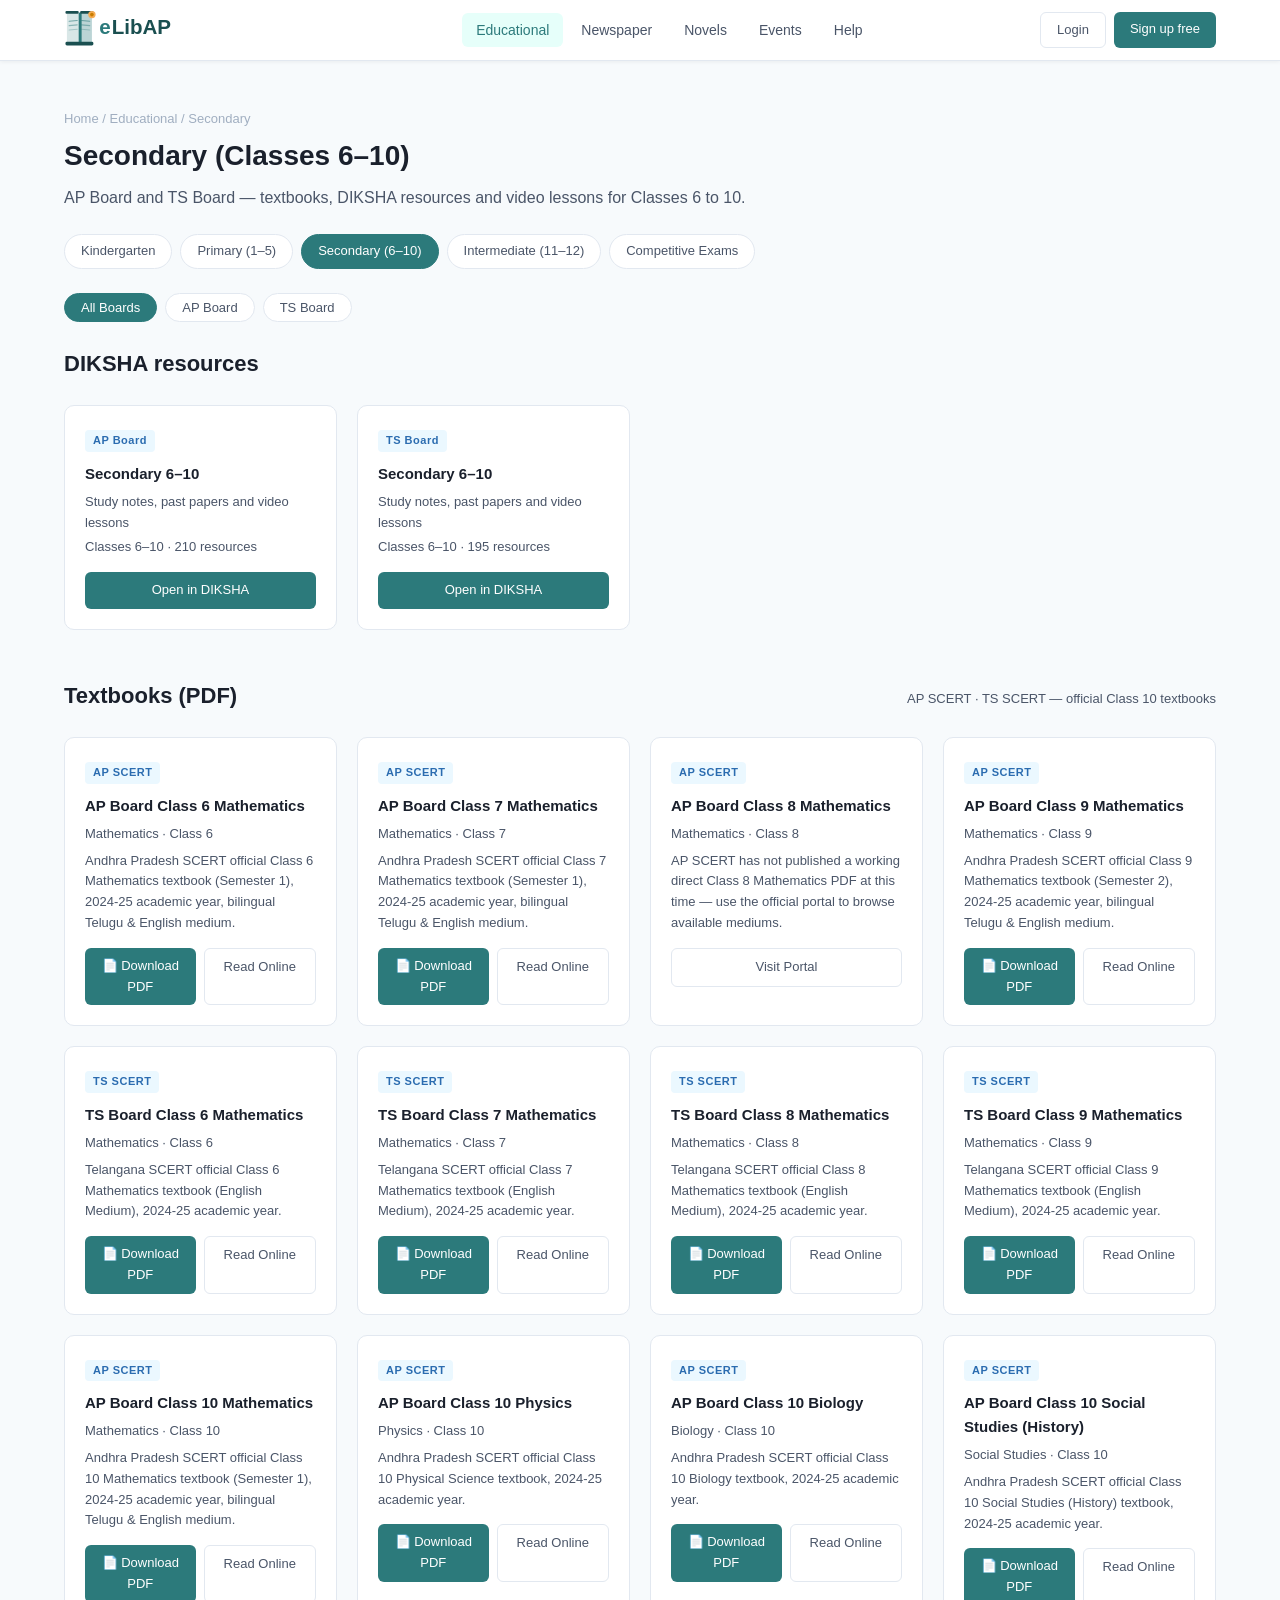
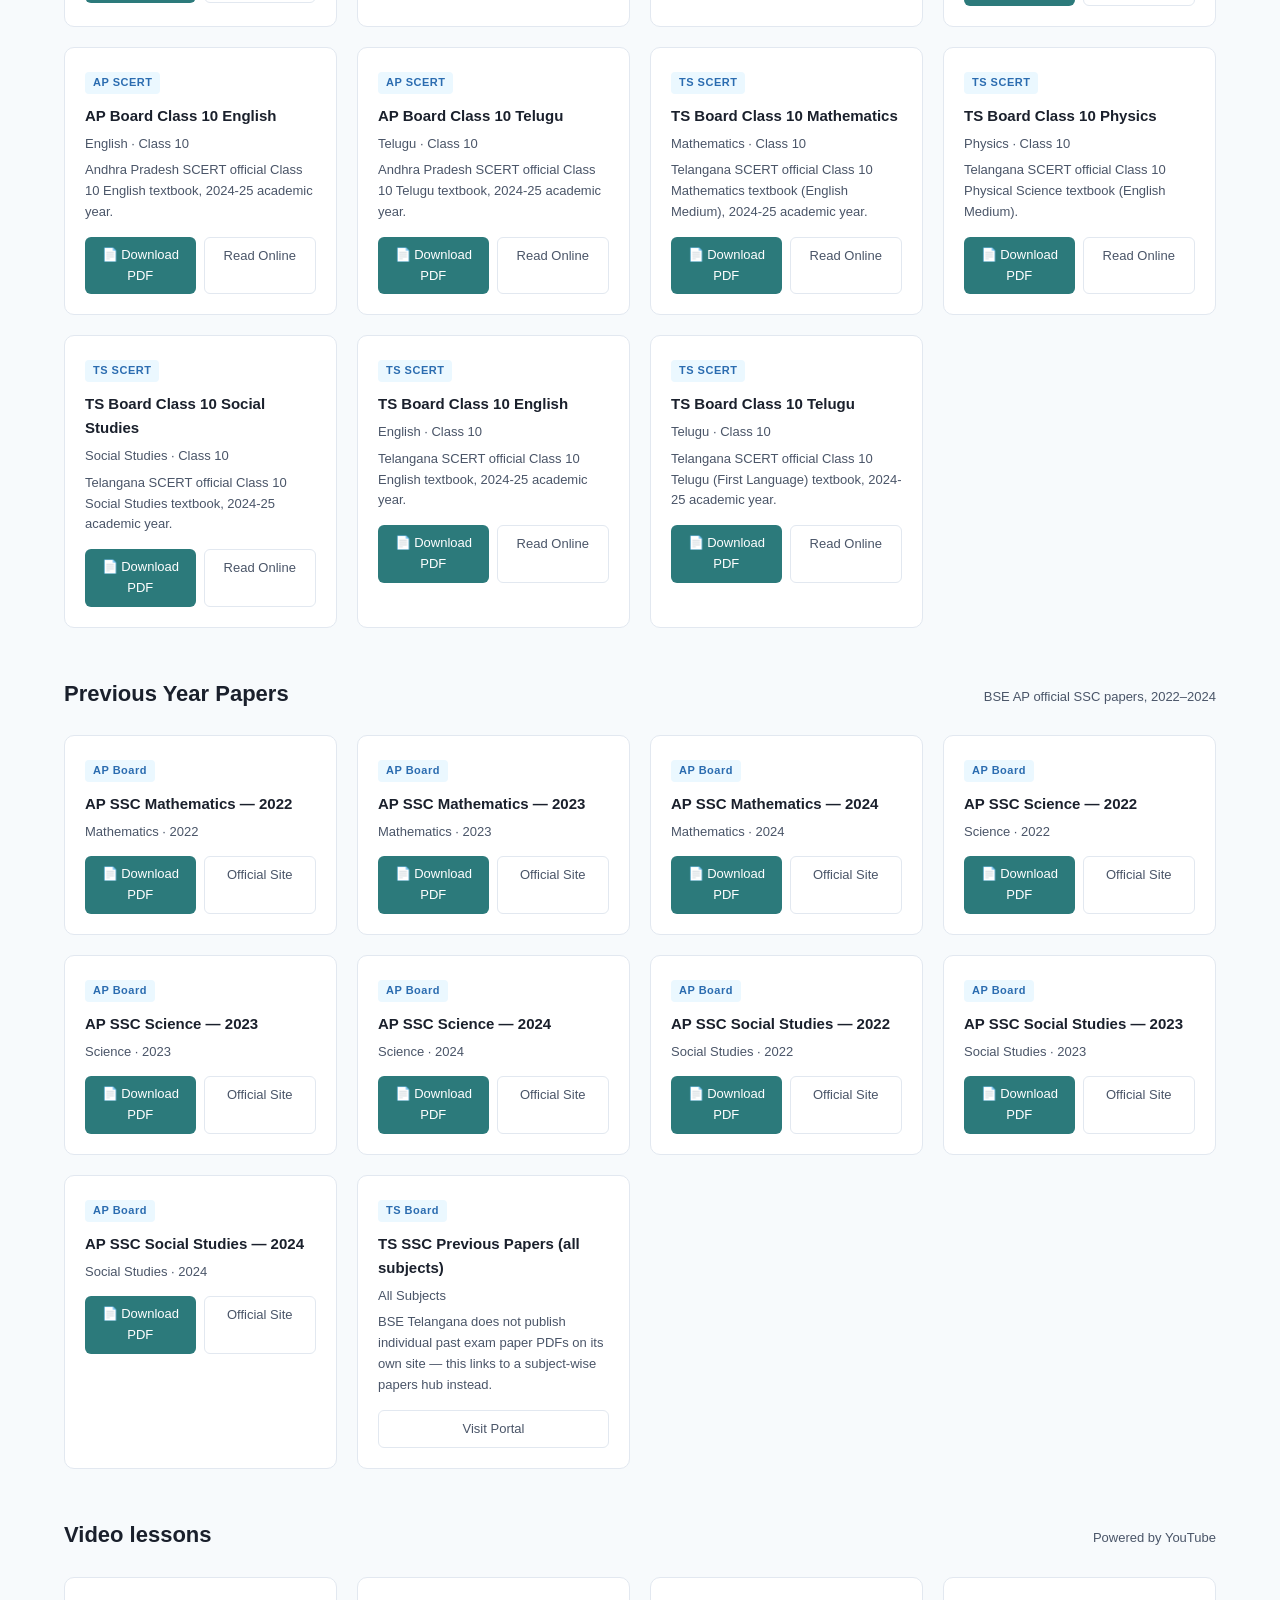
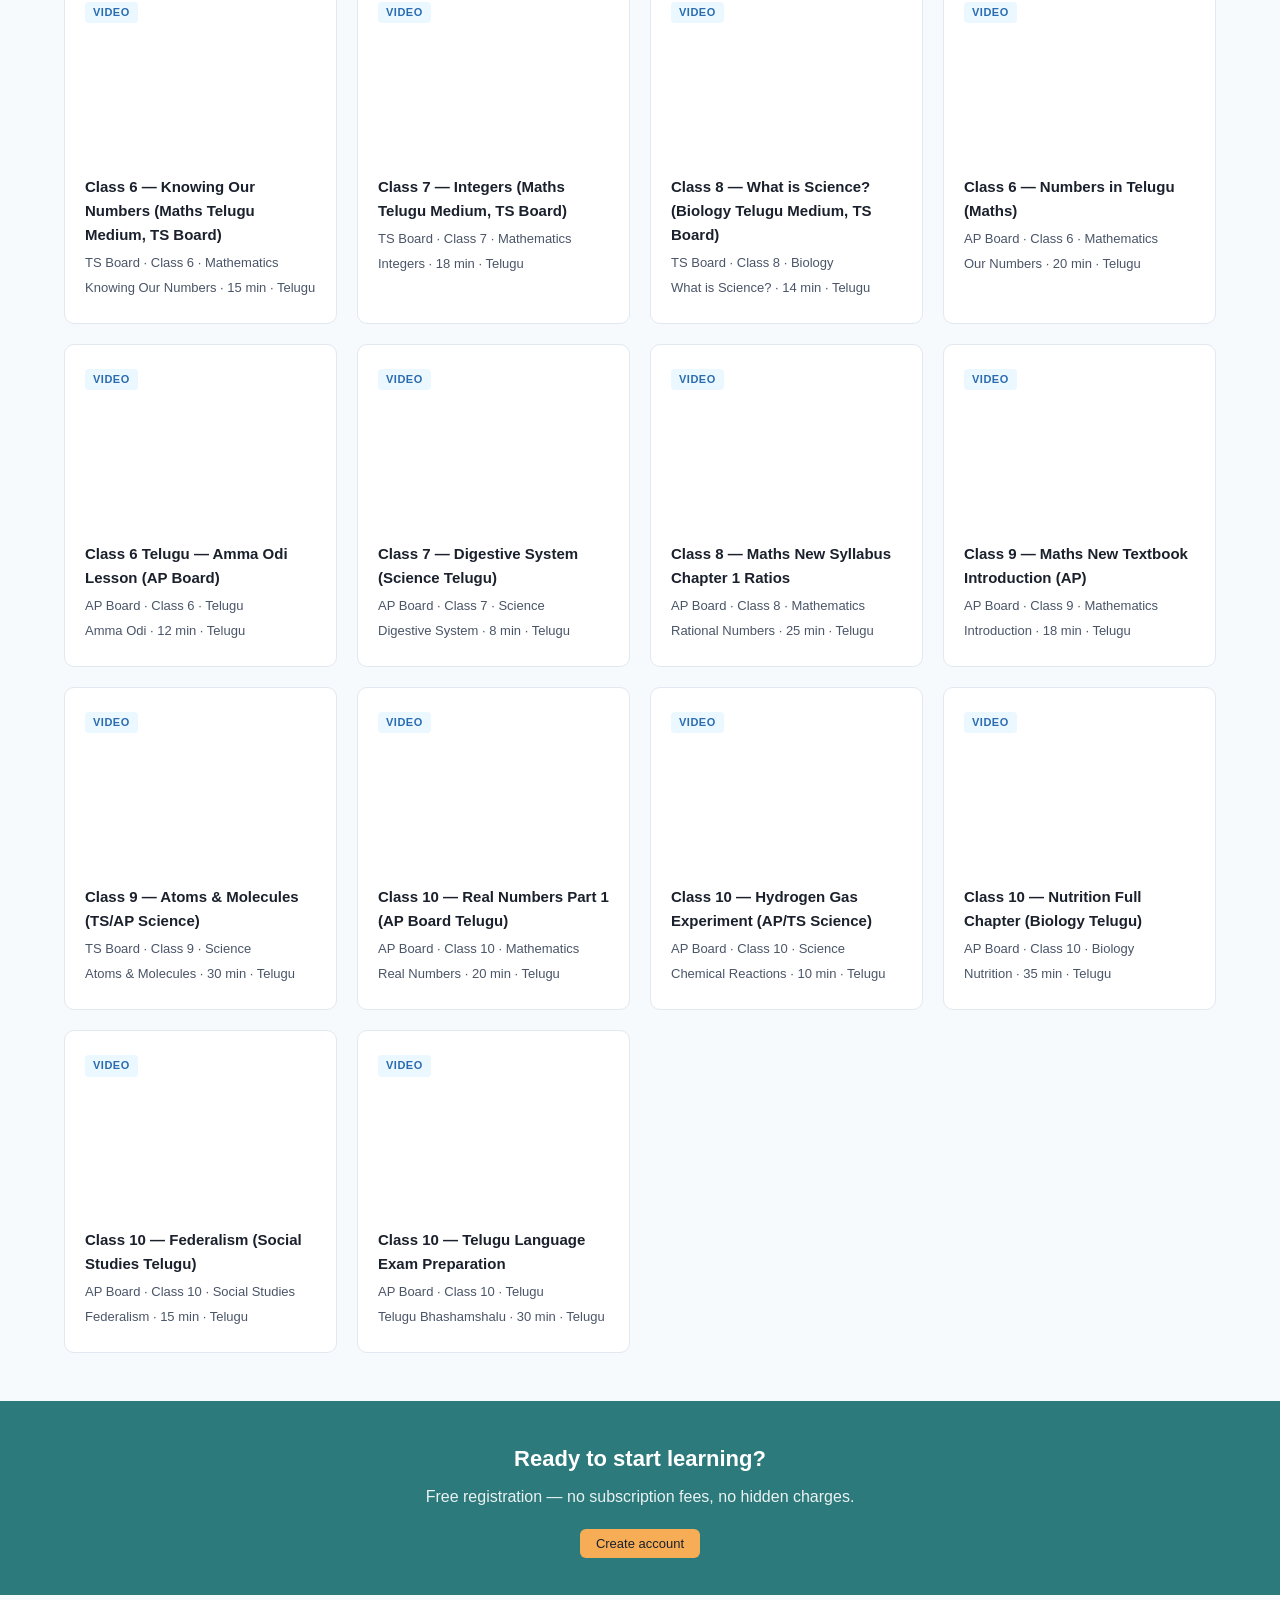
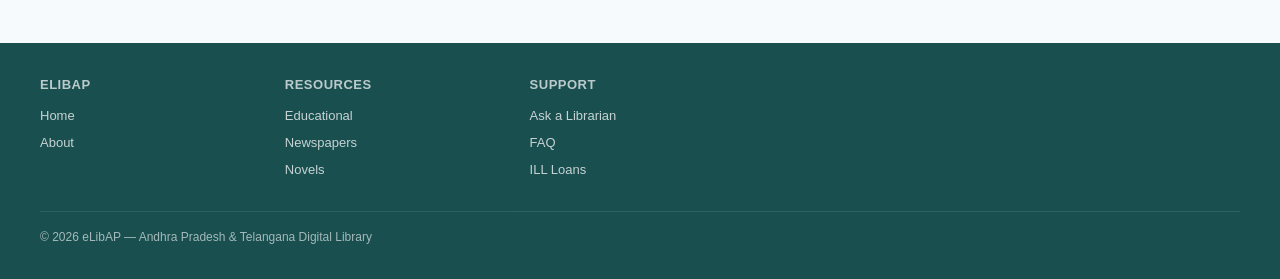
<file: secondary.html>
<!DOCTYPE html>
<html lang="en">
<head>
  <meta charset="UTF-8">
  <meta name="viewport" content="width=device-width, initial-scale=1.0">
  <title>Secondary (Classes 6–10) — eLibAP</title>
  <link rel="stylesheet" href="css/styles.css">
</head>
<body>

<nav>
  <div class="nav-inner">
    <a href="index.html" class="nav-logo"><img src="css/logo.svg" alt="eLibAP" style="height:44px;width:auto;display:block;"></a>
    <button class="nav-toggle" onclick="toggleMobileNav()" aria-label="Toggle menu">☰</button>
    <div class="nav-links">
      <a href="educational.html" class="active">Educational</a>
      <a href="newspaper.html">Newspaper</a>
      <a href="novels.html">Novels</a>
      <a href="events.html">Events</a>
      <a href="help.html">Help</a>
    </div>
    <div class="nav-auth">
      <a href="#" class="btn-ghost">Login</a>
      <a href="#" class="btn-primary">Sign up free</a>
    </div>
  </div>
</nav>

<div class="section">
  <p style="font-size:13px;color:var(--text-light);margin-bottom:4px;">
    <a href="index.html" style="color:var(--text-light);text-decoration:none;">Home</a> /
    <a href="educational.html" style="color:var(--text-light);text-decoration:none;">Educational</a> / Secondary
  </p>
  <h1 style="font-size:28px;font-weight:bold;margin-bottom:6px;">Secondary (Classes 6–10)</h1>
  <p style="color:var(--text-mid);margin-bottom:24px;">AP Board and TS Board — textbooks, DIKSHA resources and video lessons for Classes 6 to 10.</p>

  <!-- Stage sub-nav -->
  <div class="filter-tabs">
    <a href="kindergarten.html" class="filter-tab">Kindergarten</a>
    <a href="primary.html" class="filter-tab">Primary (1–5)</a>
    <a href="secondary.html" class="filter-tab active">Secondary (6–10)</a>
    <a href="intermediate.html" class="filter-tab">Intermediate (11–12)</a>
    <a href="competitive.html" class="filter-tab">Competitive Exams</a>
  </div>

  <!-- Board tabs -->
  <div class="filter-tabs" id="boardTabs">
    <button class="filter-tab active" data-board="all">All Boards</button>
    <button class="filter-tab" data-board="ap">AP Board</button>
    <button class="filter-tab" data-board="ts">TS Board</button>
  </div>

  <!-- DIKSHA resources -->
  <div class="section-header">
    <h2>DIKSHA resources</h2>
  </div>
  <div id="dikshaGrid" class="card-grid" style="margin-bottom:48px;">
    <div class="loading">Loading…</div>
  </div>

  <!-- Textbooks -->
  <div class="section-header">
    <h2>Textbooks (PDF)</h2>
    <span style="font-size:13px;color:var(--text-mid);">AP SCERT · TS SCERT — official Class 10 textbooks</span>
  </div>
  <div id="textbooksGrid" class="card-grid" style="margin-bottom:48px;">
    <div class="loading">Loading textbooks…</div>
  </div>

  <!-- Previous Year Papers -->
  <div class="section-header">
    <h2>Previous Year Papers</h2>
    <span style="font-size:13px;color:var(--text-mid);">BSE AP official SSC papers, 2022–2024</span>
  </div>
  <div id="papersGrid" class="card-grid" style="margin-bottom:48px;">
    <div class="loading">Loading papers…</div>
  </div>

  <!-- Video lessons -->
  <div class="section-header">
    <h2>Video lessons</h2>
    <span style="font-size:13px;color:var(--text-mid);">Powered by YouTube</span>
  </div>
  <div id="videoGrid" class="card-grid">
    <div class="loading">Loading videos…</div>
  </div>
</div>

<!-- CTA -->
<div style="background:var(--teal-600);color:white;text-align:center;padding:40px 24px;">
  <h2 style="font-size:22px;margin-bottom:8px;">Ready to start learning?</h2>
  <p style="opacity:0.9;margin-bottom:20px;">Free registration — no subscription fees, no hidden charges.</p>
  <a href="#" onclick="openSignup();return false;" class="btn-primary" style="background:var(--amber-400);color:var(--text-dark);">Create account</a>
</div>

<footer>
  <div class="footer-inner">
    <div class="footer-grid">
      <div class="footer-col"><h4>eLibAP</h4><a href="index.html">Home</a><a href="#">About</a></div>
      <div class="footer-col"><h4>Resources</h4><a href="educational.html">Educational</a><a href="newspaper.html">Newspapers</a><a href="novels.html">Novels</a></div>
      <div class="footer-col"><h4>Support</h4><a href="#">Ask a Librarian</a><a href="#">FAQ</a><a href="#">ILL Loans</a></div>
    </div>
    <div class="footer-bottom">© 2026 eLibAP — Andhra Pradesh &amp; Telangana Digital Library</div>
  </div>
</footer>

<script>
  const STAGE_ID = 'secondary';
  const STAGE_CLASSES = ['Class 6', 'Class 7', 'Class 8', 'Class 9', 'Class 10'];
</script>
<script src="js/stage-page.js"></script>
<script src="js/auth.js"></script>
</body>
</html>
</file>
<file: css/styles.css>
:root {
  --teal-400: #38b2ac;
  --teal-600: #2c7a7b;
  --teal-800: #1a4f50;
  --blue-600: #2b6cb0;
  --amber-400: #f6ad55;
  --coral-600: #e53e3e;
  --text-dark: #1a202c;
  --text-mid: #4a5568;
  --text-light: #a0aec0;
  --surface: #f7fafc;
  --border: #e2e8f0;
  --white: #ffffff;
}

* { box-sizing: border-box; margin: 0; padding: 0; }

body {
  font-family: Arial, sans-serif;
  background: var(--surface);
  color: var(--text-dark);
  line-height: 1.6;
}

/* NAV */
nav {
  background: var(--white);
  border-bottom: 1px solid var(--border);
  position: sticky;
  top: 0;
  z-index: 100;
  box-shadow: 0 1px 4px rgba(0,0,0,0.06);
}
.nav-inner {
  max-width: 1200px;
  margin: 0 auto;
  padding: 0 24px;
  display: flex;
  align-items: center;
  justify-content: space-between;
  height: 60px;
}
.nav-logo {
  font-size: 22px;
  font-weight: bold;
  color: var(--teal-600);
  text-decoration: none;
  display: flex;
  align-items: center;
  gap: 8px;
}
.nav-logo span { color: var(--teal-400); }
.nav-links { display: flex; align-items: center; gap: 4px; }
.nav-links a {
  padding: 6px 14px;
  border-radius: 6px;
  text-decoration: none;
  color: var(--text-mid);
  font-size: 14px;
  font-weight: 500;
  transition: background 0.15s, color 0.15s;
}
.nav-links a:hover, .nav-links a.active {
  background: #e6fffa;
  color: var(--teal-600);
}
.nav-auth { display: flex; gap: 8px; }
.nav-toggle {
  display: none;
  background: none;
  border: none;
  font-size: 26px;
  line-height: 1;
  cursor: pointer;
  color: var(--text-dark);
  padding: 4px 8px;
}
.btn-ghost {
  padding: 7px 16px;
  border: 1px solid var(--border);
  border-radius: 6px;
  background: none;
  font-size: 13px;
  cursor: pointer;
  color: var(--text-mid);
  text-decoration: none;
  font-weight: 500;
}
.btn-primary {
  padding: 7px 16px;
  background: var(--teal-600);
  color: var(--white);
  border: none;
  border-radius: 6px;
  font-size: 13px;
  cursor: pointer;
  text-decoration: none;
  font-weight: 500;
  transition: background 0.15s;
}
.btn-primary:hover { background: var(--teal-800); }

/* HERO */
.hero {
  background: linear-gradient(135deg, var(--teal-600) 0%, var(--teal-800) 100%);
  color: var(--white);
  padding: 64px 24px;
  text-align: center;
}
.hero h1 { font-size: 36px; font-weight: bold; margin-bottom: 12px; }
.hero p { font-size: 18px; opacity: 0.9; margin-bottom: 32px; }
.search-bar {
  max-width: 600px;
  margin: 0 auto;
  display: flex;
  gap: 0;
  background: var(--white);
  border-radius: 8px;
  overflow: hidden;
  box-shadow: 0 4px 16px rgba(0,0,0,0.2);
}
.search-bar input {
  flex: 1;
  padding: 14px 20px;
  border: none;
  outline: none;
  font-size: 15px;
  color: var(--text-dark);
}
.search-bar button {
  padding: 14px 24px;
  background: var(--amber-400);
  border: none;
  cursor: pointer;
  font-size: 15px;
  font-weight: bold;
  color: var(--text-dark);
}

/* SECTION */
.section { max-width: 1200px; margin: 0 auto; padding: 48px 24px; }
.section-header {
  display: flex;
  align-items: baseline;
  justify-content: space-between;
  margin-bottom: 24px;
}
.section-header h2 { font-size: 22px; font-weight: bold; }
.section-header a { font-size: 14px; color: var(--teal-600); text-decoration: none; }
.section-header a:hover { text-decoration: underline; }

/* CARDS GRID */
.card-grid { display: grid; grid-template-columns: repeat(auto-fill, minmax(260px, 1fr)); gap: 20px; }
.card {
  background: var(--white);
  border: 1px solid var(--border);
  border-radius: 10px;
  padding: 20px;
  transition: box-shadow 0.15s, transform 0.15s;
}
.card:hover { box-shadow: 0 4px 16px rgba(0,0,0,0.1); transform: translateY(-2px); }
.card-badge {
  display: inline-block;
  font-size: 11px;
  font-weight: bold;
  padding: 2px 8px;
  border-radius: 4px;
  margin-bottom: 10px;
  letter-spacing: 0.5px;
}
.badge-new { background: #e6fffa; color: var(--teal-600); }
.badge-hot { background: #fff5f5; color: var(--coral-600); }
.badge-free { background: #ebf8ff; color: var(--blue-600); }
.badge-workshop { background: #fef3c7; color: #92400e; }
.badge-bookclub { background: #ede9fe; color: #5b21b6; }
.badge-podcast { background: #e0f2fe; color: #0369a1; }
.badge-notice { background: #fef9c3; color: #713f12; }
.card h3 { font-size: 15px; font-weight: bold; margin-bottom: 6px; }
.card p { font-size: 13px; color: var(--text-mid); margin-bottom: 4px; }
.card-actions { margin-top: 14px; display: flex; gap: 8px; }
.btn-card-primary {
  flex: 1;
  padding: 8px;
  background: var(--teal-600);
  color: var(--white);
  border: none;
  border-radius: 6px;
  font-size: 13px;
  cursor: pointer;
  text-align: center;
  text-decoration: none;
  font-weight: 500;
  display: block;
  transition: background 0.15s;
}
.btn-card-primary:hover { background: var(--teal-800); }
.btn-card-ghost {
  flex: 1;
  padding: 8px;
  border: 1px solid var(--border);
  background: none;
  border-radius: 6px;
  font-size: 13px;
  cursor: pointer;
  text-align: center;
  text-decoration: none;
  color: var(--text-mid);
  display: block;
}

/* CATEGORY TILES */
.tile-grid { display: grid; grid-template-columns: repeat(auto-fill, minmax(200px, 1fr)); gap: 16px; }
.tile {
  background: var(--white);
  border: 1px solid var(--border);
  border-radius: 10px;
  padding: 24px 16px;
  text-align: center;
  cursor: pointer;
  text-decoration: none;
  color: var(--text-dark);
  transition: box-shadow 0.15s, border-color 0.15s;
  display: block;
}
.tile:hover { border-color: var(--teal-400); box-shadow: 0 4px 12px rgba(56,178,172,0.15); }
.tile-icon { font-size: 32px; margin-bottom: 10px; }
.tile h3 { font-size: 14px; font-weight: bold; margin-bottom: 4px; }
.tile p { font-size: 12px; color: var(--text-mid); }

/* VIDEO EMBED */
.video-wrapper { position: relative; padding-bottom: 56.25%; height: 0; overflow: hidden; border-radius: 8px; }
.video-wrapper iframe { position: absolute; top: 0; left: 0; width: 100%; height: 100%; border: 0; }

/* FOOTER */
footer {
  background: var(--teal-800);
  color: var(--white);
  padding: 32px 24px;
  margin-top: 48px;
}
.footer-inner { max-width: 1200px; margin: 0 auto; }
.footer-grid { display: grid; grid-template-columns: repeat(auto-fill, minmax(200px, 1fr)); gap: 24px; margin-bottom: 24px; }
.footer-col h4 { font-size: 13px; font-weight: bold; margin-bottom: 10px; opacity: 0.7; letter-spacing: 0.5px; text-transform: uppercase; }
.footer-col a { display: block; color: rgba(255,255,255,0.75); font-size: 13px; margin-bottom: 6px; text-decoration: none; }
.footer-col a:hover { color: var(--white); }
.footer-bottom { border-top: 1px solid rgba(255,255,255,0.15); padding-top: 16px; font-size: 12px; opacity: 0.6; }

/* LOADING */
.loading { text-align: center; padding: 48px; color: var(--text-light); font-size: 15px; }

/* FILTER TABS */
.filter-tabs { display: flex; gap: 8px; flex-wrap: wrap; margin-bottom: 24px; }
.filter-tab {
  padding: 6px 16px;
  border-radius: 20px;
  border: 1px solid var(--border);
  background: var(--white);
  font-size: 13px;
  cursor: pointer;
  color: var(--text-mid);
  font-weight: 500;
  text-decoration: none;
  display: inline-block;
  transition: all 0.15s;
}
.filter-tab.active, .filter-tab:hover {
  background: var(--teal-600);
  color: var(--white);
  border-color: var(--teal-600);
}

/* RESPONSIVE */
@media (max-width: 640px) {
  .hero h1 { font-size: 24px; }
  .hero p { font-size: 15px; }
  .section { padding: 32px 16px; }

  .nav-inner { flex-wrap: wrap; height: auto; min-height: 60px; }
  .nav-toggle { display: block; order: 2; }
  .nav-auth { order: 3; }
  .nav-links {
    display: none;
    order: 4;
    width: 100%;
    flex-direction: column;
    align-items: stretch;
    gap: 2px;
    padding: 8px 0 4px;
    background: var(--white);
    border-top: 1px solid var(--border);
    margin-top: 8px;
  }
  .nav-links.open { display: flex; }
  .nav-links a { padding: 10px 12px; }
}
</file>
